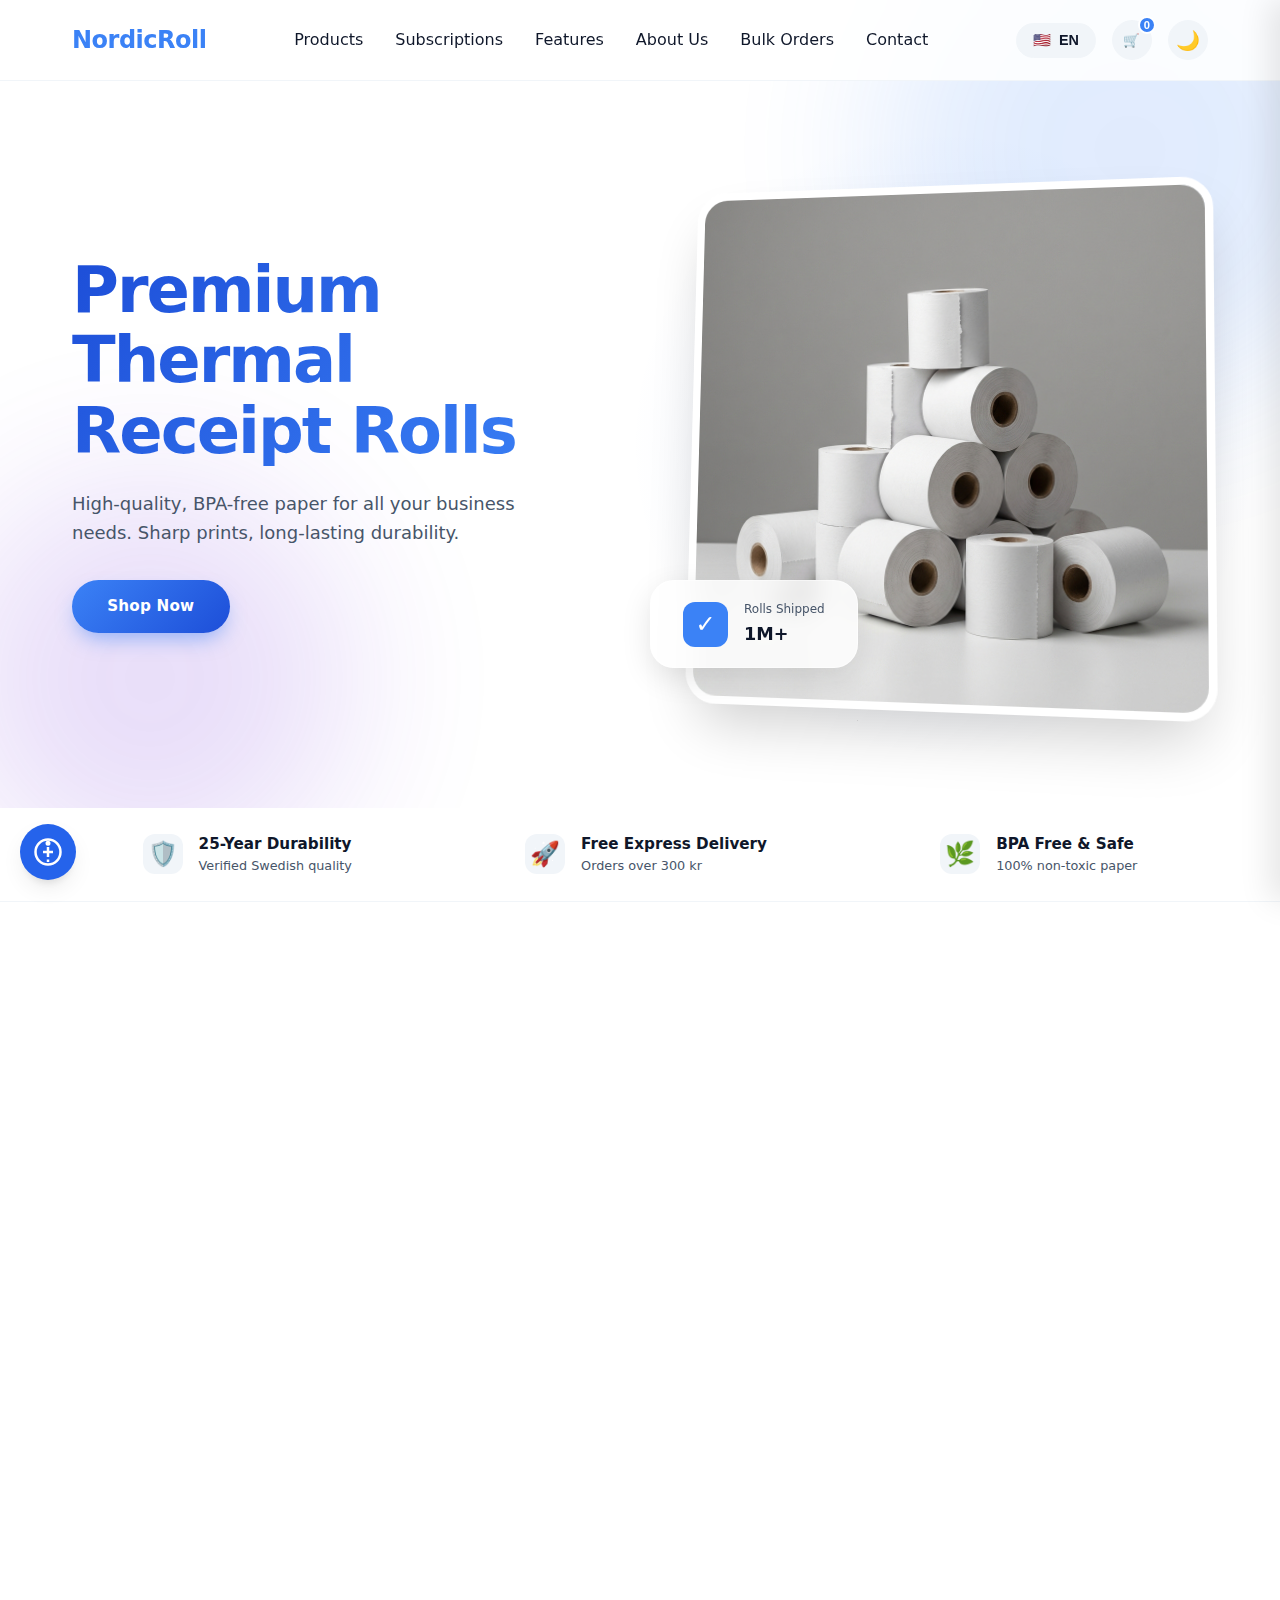
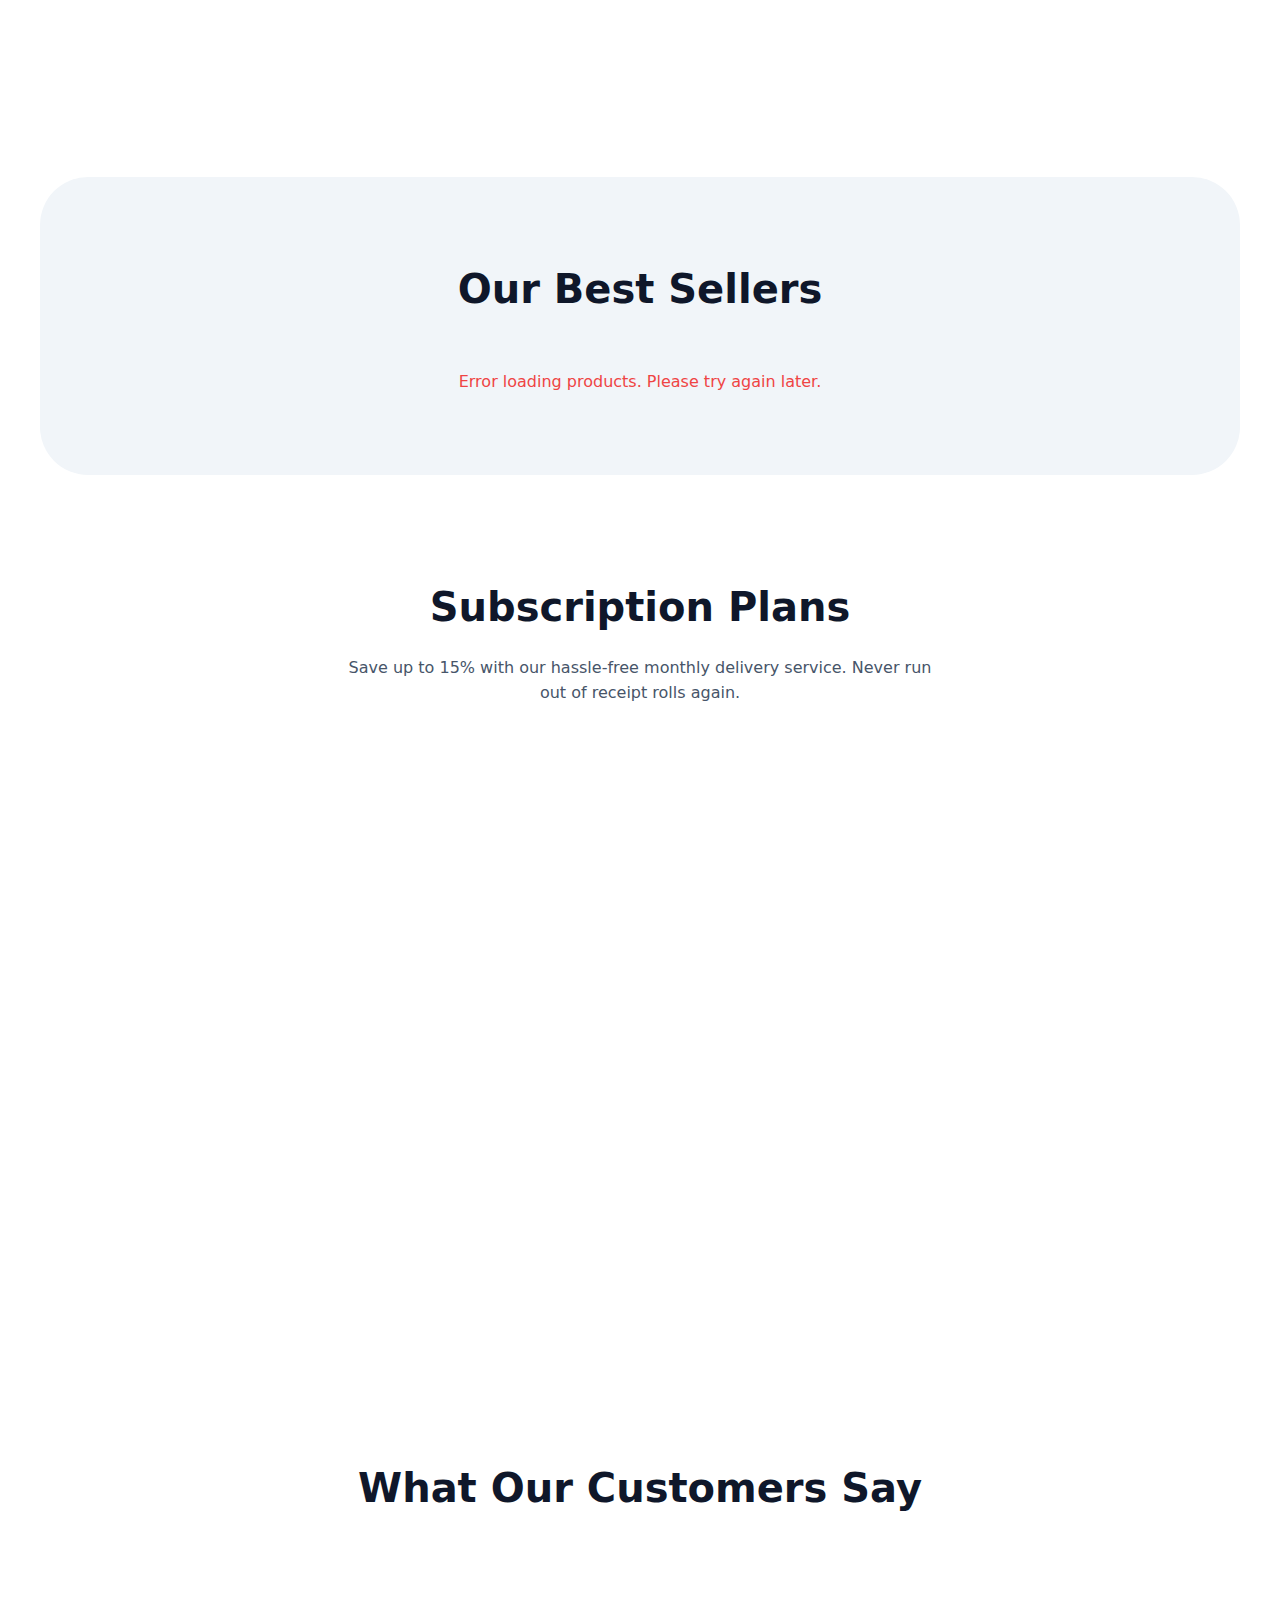
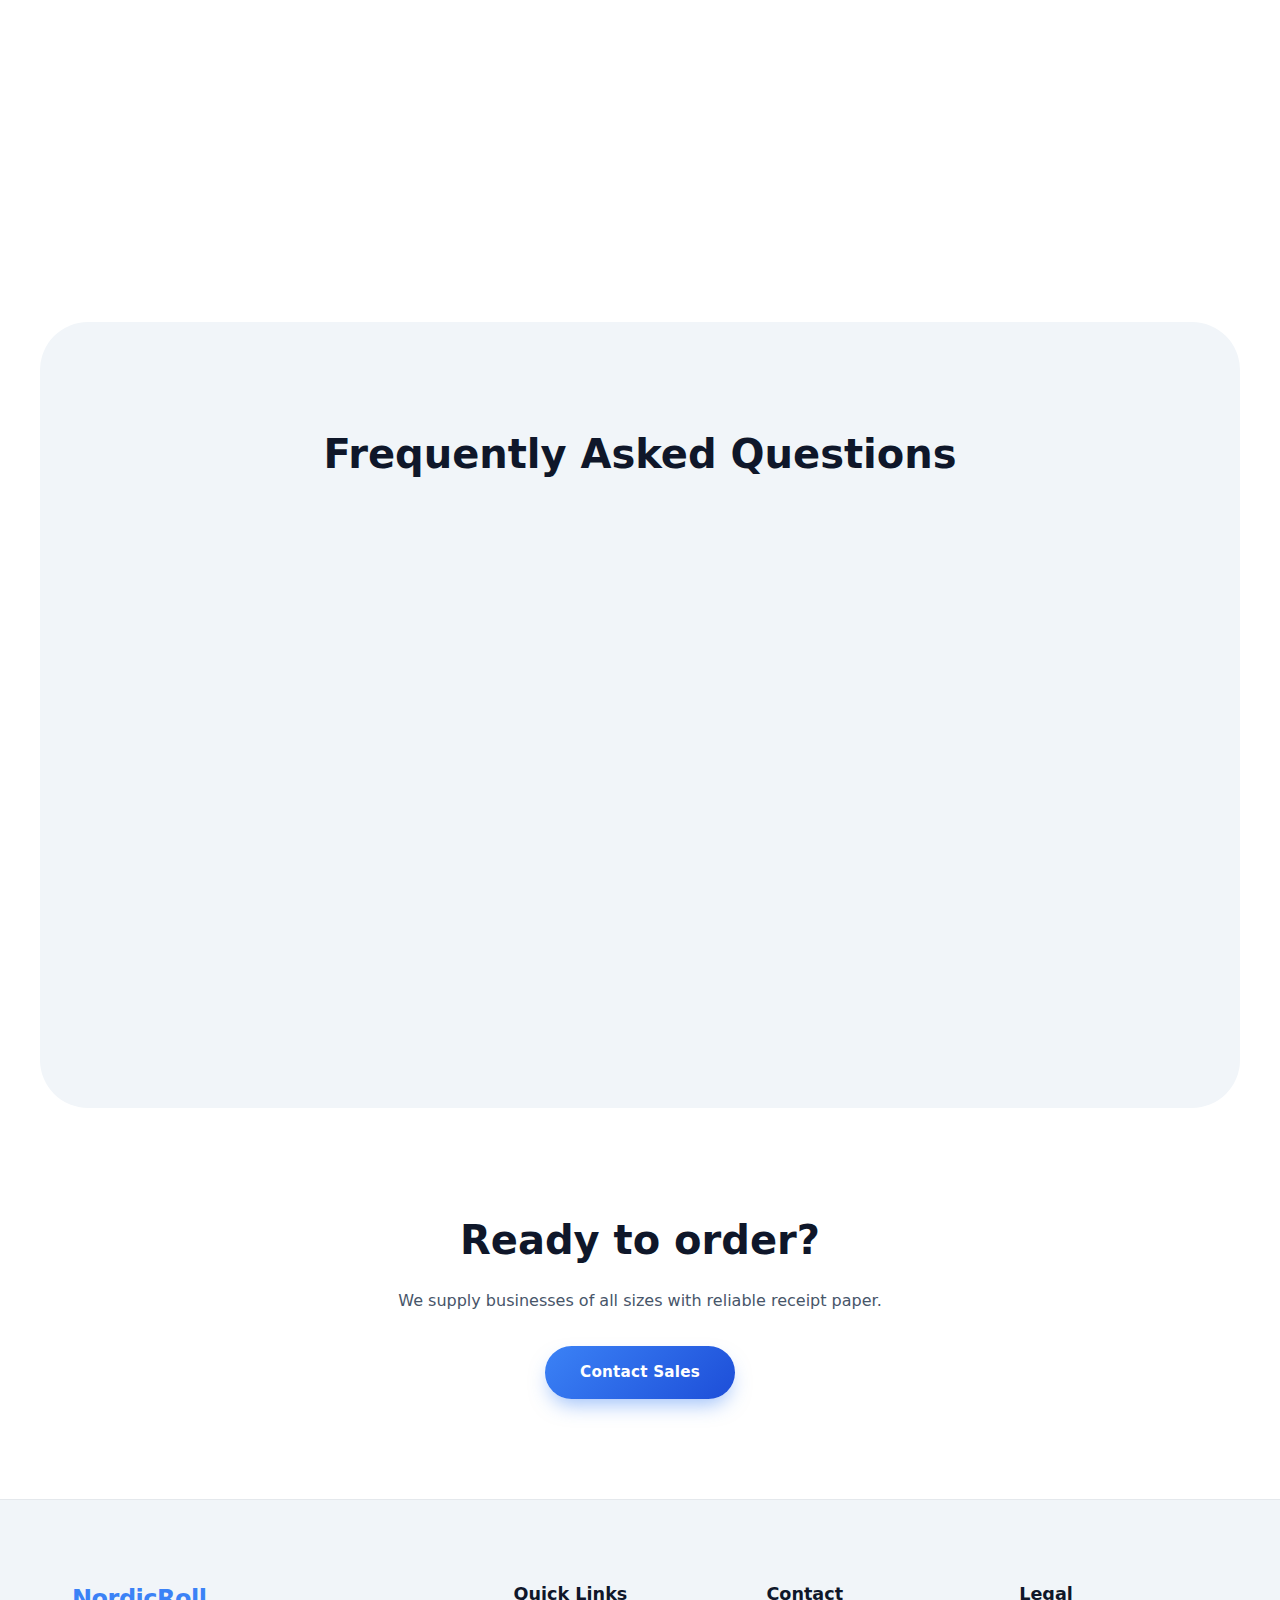
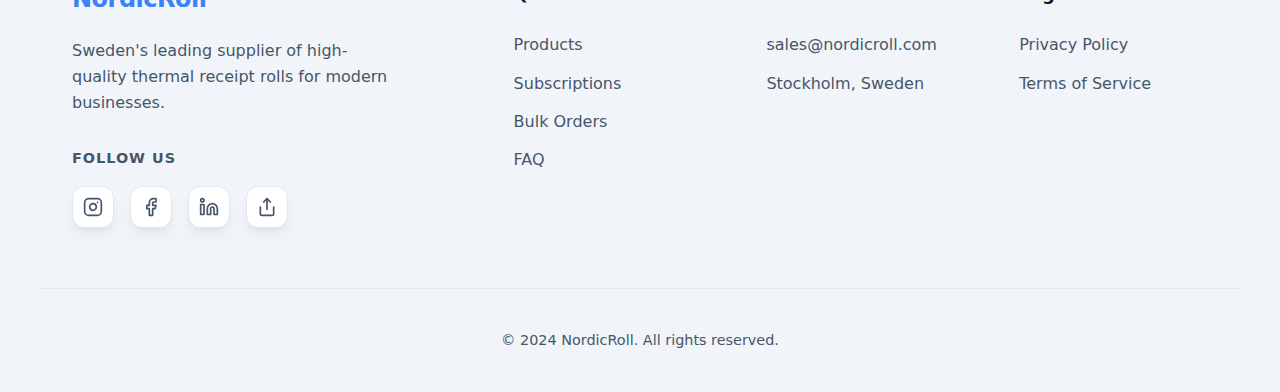
<file: index.html>
<!DOCTYPE html>
<html lang="sv">

<head>
    <meta charset="UTF-8">
    <meta name="viewport" content="width=device-width, initial-scale=1.0">
    <title>NordicRoll - Premium Receipt Rolls</title>
    <meta name="description"
        content="Premium BPA-free thermal receipt rolls for businesses. High-quality paper, fast delivery across Scandinavia, and custom branding options.">
    <link rel="stylesheet" href="css/style.css">
    <link rel="stylesheet" href="css/accessibility.css">
    <link rel="preconnect" href="https://fonts.googleapis.com">
    <link rel="preconnect" href="https://fonts.gstatic.com" crossorigin>
    <link rel="dns-prefetch" href="https://script.google.com">
    <link rel="dns-prefetch" href="https://formspree.io">
    <link href="https://fonts.googleapis.com/css2?family=Inter:wght@300;400;600;800&display=swap" rel="stylesheet">

    <!-- SEO & Social Media -->
    <link rel="canonical" href="https://nordicroll.com/">
    <meta property="og:title" content="NordicRoll - Premium BPA-Free Receipt Rolls">
    <meta property="og:description"
        content="High-quality thermal paper for businesses. Fast delivery and eco-friendly options.">
    <meta property="og:type" content="website">
    <meta property="og:url" content="https://nordicroll.com/">
    <meta property="og:image" content="https://nordicroll.com/assets/receipt_rolls_hero.png">
    <meta name="twitter:card" content="summary_large_image">
    <meta name="author" content="NordicRoll">
    <meta name="keywords" content="kvittorullar, termopapper, BPA-fria, receipt rolls, thermal paper, b2b, sweden">

    <!-- Language Alternates for SEO -->
    <link rel="alternate" hreflang="sv" href="https://nordicroll.com/" />
    <link rel="alternate" hreflang="en" href="https://nordicroll.com/" />
    <link rel="alternate" hreflang="x-default" href="https://nordicroll.com/" />

    <!-- Structured Data (JSON-LD) -->
    <script type="application/ld+json">
    [
      {
        "@context": "https://schema.org",
        "@type": "Organization",
        "name": "NordicRoll",
        "url": "https://nordicroll.com/",
        "logo": "https://nordicroll.com/assets/logo.svg",
        "description": "Sweden's leading supplier of BPA-free thermal receipt rolls.",
        "address": {
          "@type": "PostalAddress",
          "addressLocality": "Stockholm",
          "addressCountry": "SE"
        }
      },
      {
        "@context": "https://schema.org",
        "@type": "Product",
        "name": "80x80mm Standard POS Receipt Rolls",
        "image": "https://nordicroll.com/assets/receipt_rolls_hero.png",
        "description": "Premium BPA-free thermal paper rolls for standard POS systems.",
        "offers": {
          "@type": "Offer",
          "price": "249",
          "priceCurrency": "SEK",
          "availability": "https://schema.org/InStock"
        }
      },
      {
        "@context": "https://schema.org",
        "@type": "FAQPage",
        "mainEntity": [{
          "@type": "Question",
          "name": "Are your rolls BPA-free?",
          "acceptedAnswer": {
            "@type": "Answer",
            "text": "Yes, all our thermal paper rolls are 100% BPA-free and safe for use."
          }
        }, {
          "@type": "Question",
          "name": "How fast is the shipping?",
          "acceptedAnswer": {
            "@type": "Answer",
            "text": "We offer express delivery within 1-2 business days across Sweden."
          }
        }]
      }
    ]
    </script>

    <!-- Hardened Security Headers (Meta-based) -->
    <meta http-equiv="X-Frame-Options" content="DENY">
    <meta http-equiv="X-Content-Type-Options" content="nosniff">
    <meta name="referrer" content="strict-origin-when-cross-origin">
    <meta http-equiv="Content-Security-Policy"
        content="default-src 'self'; script-src 'self' 'unsafe-inline' https://script.google.com https://formspree.io; style-src 'self' 'unsafe-inline' https://fonts.googleapis.com; font-src 'self' https://fonts.gstatic.com; img-src 'self' data: https://nordicroll.com; connect-src 'self' https://formspree.io https://script.google.com https://script.googleusercontent.com; frame-ancestors 'none'; upgrade-insecure-requests;">
    <meta http-equiv="Permissions-Policy" content="camera=(), microphone=(), geolocation=()">
    <script src="js/translations.js"></script>
    <script src="js/components.js"></script>
    <script src="js/accessibility.js"></script>
    <script src="https://cdnjs.cloudflare.com/ajax/libs/jspdf/2.5.1/jspdf.umd.min.js"></script>
</head>

<body>
    <a href="#main-content" class="skip-link">Skip to main content</a>
    <header id="header-placeholder" class="header"></header>

    <main id="main-content">
        <section class="hero">
            <div class="hero-bg-blobs">
                <div class="blob blob-1"></div>
                <div class="blob blob-2"></div>
            </div>
            <div class="container hero-content">
                <div class="hero-text">
                    <h1 data-i18n="hero_title">Premium Thermal Receipt Rolls</h1>
                    <p data-i18n="hero_subtitle">High-quality, BPA-free paper for all your business needs. Sharp prints,
                        long-lasting durability.</p>
                    <a href="#products" class="btn btn-primary" data-i18n="hero_cta">Shop Now</a>
                </div>
                <div class="hero-image-container">
                    <div class="hero-glow"></div>
                    <img src="assets/receipt_rolls_hero.png" alt="NordicRoll Premium Receipt Rolls" class="hero-img"
                        fetchpriority="high" decoding="async">
                    <div class="floating-badge">
                        <div class="badge-icon">✓</div>
                        <div class="badge-text">
                            <span data-i18n="about_stat_rolls">Rolls Delivered</span>
                            <strong>1M+</strong>
                        </div>
                    </div>
                </div>
            </div>
        </section>

        <!-- Premium Trust & Reliability Bar -->
        <section class="trust-bar">
            <div class="container trust-grid">
                <div class="trust-item">
                    <span class="trust-icon">🛡️</span>
                    <div class="trust-text">
                        <strong data-i18n="trust_durability">25-Year Durability</strong>
                        <span data-i18n="trust_guarantee">Verified Swedish quality</span>
                    </div>
                </div>
                <div class="trust-item">
                    <span class="trust-icon">🚀</span>
                    <div class="trust-text">
                        <strong data-i18n="trust_shipping">Free Express Delivery</strong>
                        <span data-i18n="trust_min">Orders over 1000 kr</span>
                    </div>
                </div>
                <div class="trust-item">
                    <span class="trust-icon">🌿</span>
                    <div class="trust-text">
                        <strong data-i18n="trust_safety">BPA Free & Safe</strong>
                        <span data-i18n="trust_toxic">100% non-toxic paper</span>
                    </div>
                </div>
            </div>
        </section>

        <section id="features" class="features container bento-grid">
            <div class="feature-card bento-item-large">
                <div class="feature-icon">
                    <svg viewBox="0 0 24 24" width="32" height="32" stroke="currentColor" stroke-width="2" fill="none"
                        stroke-linecap="round" stroke-linejoin="round">
                        <path d="M12 22s8-4 8-10V5l-8-3-8 3v7c0 6 8 10 8 10z"></path>
                    </svg>
                </div>
                <h3 data-i18n="feat1_title">BPA Free</h3>
                <p data-i18n="feat1_desc">Safe for your customers and employees. 100% BPA free thermal paper for
                    eco-conscious businesses.</p>
            </div>
            <div class="feature-card">
                <div class="feature-icon">
                    <svg viewBox="0 0 24 24" width="32" height="32" stroke="currentColor" stroke-width="2" fill="none"
                        stroke-linecap="round" stroke-linejoin="round">
                        <polyline points="21 8 21 21 3 21 3 8"></polyline>
                        <rect x="1" y="3" width="22" height="5"></rect>
                        <line x1="10" y1="12" x2="14" y2="12"></line>
                    </svg>
                </div>
                <h3 data-i18n="feat3_title">Standard Sizes</h3>
                <p data-i18n="feat3_desc">Universal compatibility.</p>
            </div>
            <div class="feature-card">
                <div class="feature-icon">
                    <svg viewBox="0 0 24 24" width="32" height="32" stroke="currentColor" stroke-width="2" fill="none"
                        stroke-linecap="round" stroke-linejoin="round">
                        <path d="M13 2L3 14h9l-1 8 10-12h-9l1-8z"></path>
                    </svg>
                </div>
                <h3 data-i18n="feat2_title">High Clarity</h3>
                <p data-i18n="feat2_desc">Crystal clear printing properties.</p>
            </div>
            <div class="feature-card bento-item-wide">
                <div class="feature-icon">
                    <svg viewBox="0 0 24 24" width="32" height="32" stroke="currentColor" stroke-width="2" fill="none"
                        stroke-linecap="round" stroke-linejoin="round">
                        <rect x="1" y="3" width="15" height="13"></rect>
                        <polygon points="16 8 20 8 23 11 23 16 16 16 16 8"></polygon>
                        <circle cx="5.5" cy="18.5" r="2.5"></circle>
                        <circle cx="18.5" cy="18.5" r="2.5"></circle>
                    </svg>
                </div>
                <h3 data-i18n="feat4_title">Fast Delivery</h3>
                <p data-i18n="feat4_desc">Get your rolls within 24-48 hours with our express logistics network.</p>
            </div>
        </section>

        <section id="products" class="products container">
            <h2 class="section-title" data-i18n="products_title">Our Best Sellers</h2>
            <div id="dynamic-product-grid" class="product-grid">
                <div class="loading-container">
                    <div class="loading-spinner"></div>
                    <p data-i18n="loading_products">Loading our latest inventory...</p>
                </div>
            </div>
        </section>

        <section id="subscriptions" class="subscriptions container">
            <div class="subscription-header">
                <h2 data-i18n="sub_title">Subscription Plans</h2>
                <p data-i18n="sub_desc">Save up to 15% with our hassle-free monthly delivery service. Never run out of
                    receipt rolls again.</p>
            </div>
            <div class="subscription-grid">
                <div class="subscription-card">
                    <div class="sub-badge" data-i18n="most_popular">Most Popular</div>
                    <h3 data-i18n="sub1_name">Monthly Refill</h3>
                    <p class="sub-price"><span data-i18n="starting_from">Starting from</span> 500 kr<span
                            data-i18n="per_month">/month</span></p>
                    <ul class="sub-features">
                        <li data-i18n="sub1_feat1">Customizable paper & sizes</li>
                        <li data-i18n="sub1_feat2">Free express shipping</li>
                        <li data-i18n="sub1_feat3">Priority Support</li>
                        <li data-i18n="sub1_feat4">Cancel anytime</li>
                    </ul>
                    <a href="subscription.html" class="btn btn-primary" data-i18n="subscribe">Subscribe Now</a>
                </div>
                <div class="subscription-card">
                    <h3 data-i18n="sub2_name">Enterprise Plan</h3>
                    <p class="sub-price"><span data-i18n="custom">Custom</span><span data-i18n="per_month">/month</span>
                    </p>
                    <ul class="sub-features">
                        <li data-i18n="sub2_feat1">Bulk quantities</li>
                        <li data-i18n="sub2_feat2">Custom brand printing</li>
                        <li data-i18n="sub2_feat3">Dedicated account manager</li>
                        <li data-i18n="sub2_feat4">Flexible scheduling</li>
                    </ul>
                    <button class="btn btn-secondary" data-i18n="contact_sales_btn">Contact Sales</button>
                </div>
            </div>
        </section>

        <section id="testimonials" class="testimonials container">
            <h2 data-i18n="testi_title">What Our Customers Say</h2>
            <div class="testimonials-grid">
                <div class="testimonial-card">
                    <div class="stars">★★★★★</div>
                    <p data-i18n="testi1_text">"Best quality rolls we've ever used. The print is always sharp and they
                        never jam."</p>
                    <div class="client-info">
                        <strong>Erik J.</strong>
                        <span data-i18n="testi1_sub">Restaurant Owner</span>
                    </div>
                </div>
                <div class="testimonial-card">
                    <div class="stars">★★★★★</div>
                    <p data-i18n="testi2_text">"The subscription service is a lifesaver. One less thing to worry about
                        every month."</p>
                    <div class="client-info">
                        <strong>Sarah W.</strong>
                        <span data-i18n="testi2_sub">Shop Manager</span>
                    </div>
                </div>
            </div>
        </section>

        <section id="faq" class="faq container">
            <h2 data-i18n="faq_title">Frequently Asked Questions</h2>
            <div class="faq-grid">
                <div class="faq-item">
                    <h3 data-i18n="faq1_q">Are your rolls BPA-free?</h3>
                    <p data-i18n="faq1_a">Yes, all our thermal paper rolls are 100% BPA-free and safe for use.</p>
                </div>
                <div class="faq-item">
                    <h3 data-i18n="faq2_q">How fast is the shipping?</h3>
                    <p data-i18n="faq2_a">We offer express delivery within 1-2 business days across Sweden.</p>
                </div>
                <div class="faq-item">
                    <h3 data-i18n="faq3_q">Can I cancel my subscription?</h3>
                    <p data-i18n="faq3_a">Absolutely! You can cancel or pause your subscription at any time through your
                        account.</p>
                </div>
            </div>
        </section>

        <section id="contact" class="cta-section">
            <div class="container">
                <h2 data-i18n="contact_title">Ready to order?</h2>
                <p data-i18n="contact_desc">We supply businesses of all sizes with reliable receipt paper.</p>
                <a href="mailto:sales@kvittorullar.com" class="btn btn-primary" data-i18n="contact_sales_btn">Contact
                    Sales</a>
            </div>
        </section>
    </main>

    <footer id="footer-placeholder" class="footer"></footer>

    <div id="cart-placeholder"></div>
    <div id="contact-modal-placeholder"></div>

    <script src="js/script.js"></script>
    <script src="js/inventory.js"></script>
</body>

</html>
</file>
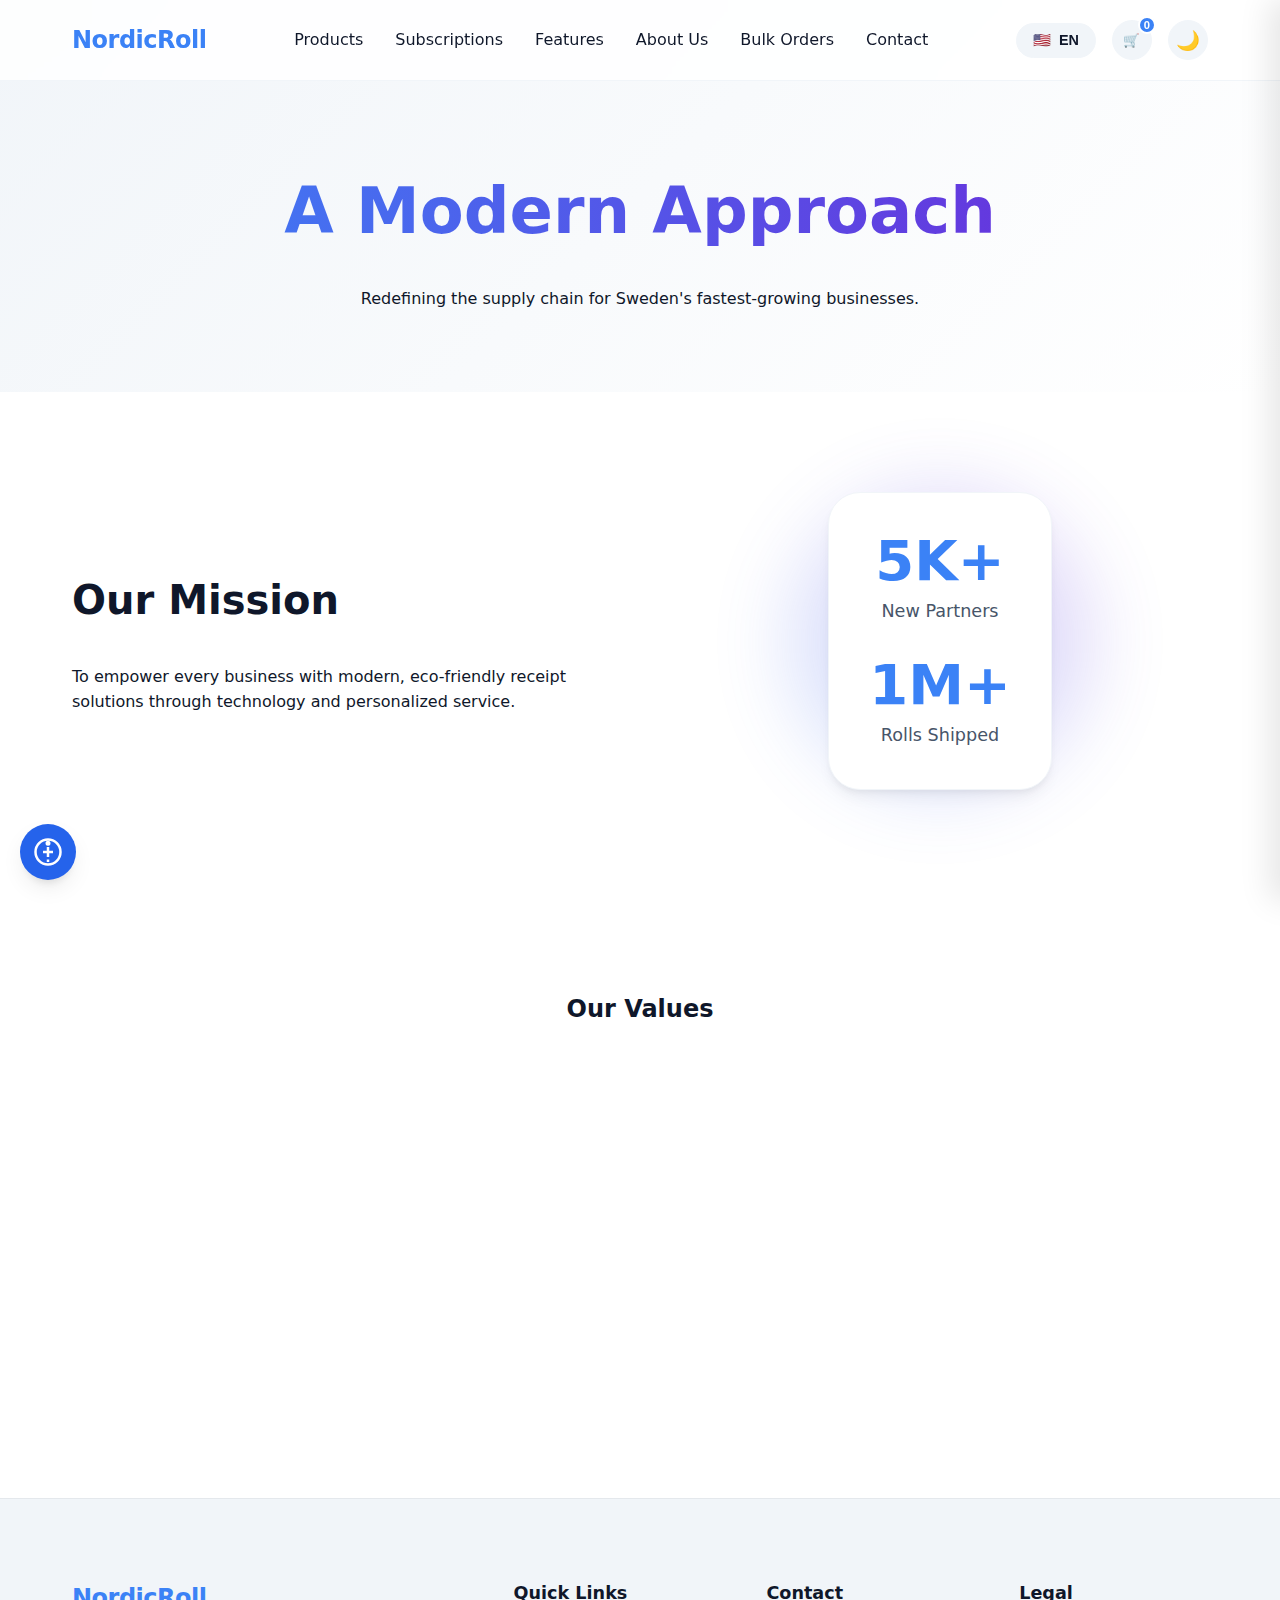
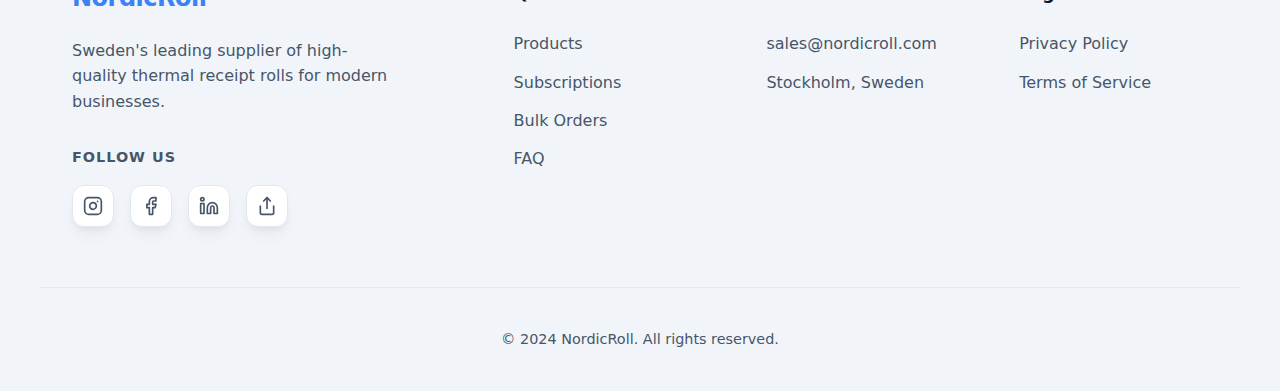
<file: about.html>
<!DOCTYPE html>
<html lang="sv">

<head>
    <meta charset="UTF-8">
    <meta name="viewport" content="width=device-width, initial-scale=1.0">
    <title>Om Oss - NordicRoll</title>
    <meta name="description"
        content="Läs mer om NordicRoll, Sveriges ledande leverantör av BPA-fria kvittorullar. Vi levererar hållbara papperslösningar för alla företag.">
    <link rel="stylesheet" href="css/style.css">
    <link rel="stylesheet" href="css/accessibility.css">
    <link rel="preconnect" href="https://fonts.googleapis.com">
    <link rel="preconnect" href="https://fonts.gstatic.com" crossorigin>
    <link href="https://fonts.googleapis.com/css2?family=Inter:wght@300;400;600;800&display=swap" rel="stylesheet">

    <!-- SEO & Social Media -->
    <link rel="canonical" href="https://nordicroll.com/about.html">
    <meta property="og:title" content="Om NordicRoll - Kvalitet & Hållbarhet">
    <meta property="og:description" content="Sveriges främsta val för miljövänliga och BPA-fria termorullar.">
    <meta property="og:type" content="website">
    <meta property="og:url" content="https://nordicroll.com/about.html">
    <meta property="og:image" content="https://nordicroll.com/assets/receipt_rolls_hero.png">
    <meta name="twitter:card" content="summary_large_image">

    <!-- Language Alternates for SEO -->
    <link rel="alternate" hreflang="sv" href="https://nordicroll.com/about.html" />
    <link rel="alternate" hreflang="en" href="https://nordicroll.com/about.html" />
    <link rel="alternate" hreflang="x-default" href="https://nordicroll.com/about.html" />

    <!-- Hardened Security Headers (Meta-based) -->
    <meta http-equiv="X-Frame-Options" content="DENY">
    <meta http-equiv="X-Content-Type-Options" content="nosniff">
    <meta name="referrer" content="strict-origin-when-cross-origin">
    <meta http-equiv="Content-Security-Policy"
        content="default-src 'self'; script-src 'self' 'unsafe-inline' https://script.google.com; style-src 'self' 'unsafe-inline' https://fonts.googleapis.com; font-src 'self' https://fonts.gstatic.com; img-src 'self' data: https://nordicroll.com; connect-src 'self' https://formspree.io https://script.google.com https://script.googleusercontent.com; frame-ancestors 'none'; upgrade-insecure-requests;">
    <meta http-equiv="Permissions-Policy" content="camera=(), microphone=(), geolocation=()">
    <script src="js/translations.js"></script>
    <script src="js/components.js"></script>
    <script src="js/accessibility.js"></script>
</head>

<body>
    <a href="#main-content" class="skip-link">Skip to main content</a>
    <header id="header-placeholder" class="header"></header>

    <main id="main-content">
        <!-- About Hero -->
        <section class="about-hero">
            <div class="container">
                <h1 data-i18n="about_hero_title">Our Story</h1>
                <p class="subtitle" data-i18n="about_hero_subtitle">Crafting the standard for business efficiency since
                    2018.</p>
            </div>
        </section>

        <!-- Mission & Stats -->
        <section class="about-mission">
            <div class="container">
                <div class="mission-content">
                    <div class="mission-text">
                        <h2 data-i18n="about_mission_title">Our Mission</h2>
                        <p data-i18n="about_mission_desc">To provide every business, from small cafes to large
                            enterprises,
                            with the highest quality thermal paper solutions while maintaining environmental
                            responsibility.
                        </p>
                    </div>
                    <div class="mission-visual">
                        <div class="blob-animation"></div>
                        <div class="stats-card">
                            <div class="stat-group">
                                <span class="stat-number">5K+</span>
                                <p data-i18n="about_stat_clients">Trusted Clients</p>
                            </div>
                            <div class="stat-group">
                                <span class="stat-number">1M+</span>
                                <p data-i18n="about_stat_rolls">Rolls Delivered</p>
                            </div>
                        </div>
                    </div>
                </div>
            </div>
        </section>

        <!-- Values Grid -->
        <section class="values">
            <div class="container">
                <h2 class="section-title" data-i18n="about_values_title"
                    style="text-align: center; margin-bottom: 3rem;">Our Values</h2>
                <div class="values-grid">
                    <div class="value-card">
                        <div class="value-icon">🏆</div>
                        <h3 data-i18n="val1_title">Quality First</h3>
                        <p data-i18n="val1_desc">We never compromise on the clarity and durability of our paper.</p>
                    </div>
                    <div class="value-card">
                        <div class="value-icon">🌿</div>
                        <h3 data-i18n="val2_title">Sustainability</h3>
                        <p data-i18n="val2_desc">100% BPA-free and sourcing from responsibly managed forests.</p>
                    </div>
                    <div class="value-card">
                        <div class="value-icon">💡</div>
                        <h3 data-i18n="val3_title">Innovation</h3>
                        <p data-i18n="val3_desc">Continuously improving our logistics and subscription models.</p>
                    </div>
                </div>
            </div>
        </section>
    </main>

    <footer id="footer-placeholder" class="footer"></footer>

    <div id="cart-placeholder"></div>
    <div id="contact-modal-placeholder"></div>

    <script src="js/script.js"></script>
</body>

</html>
</file>
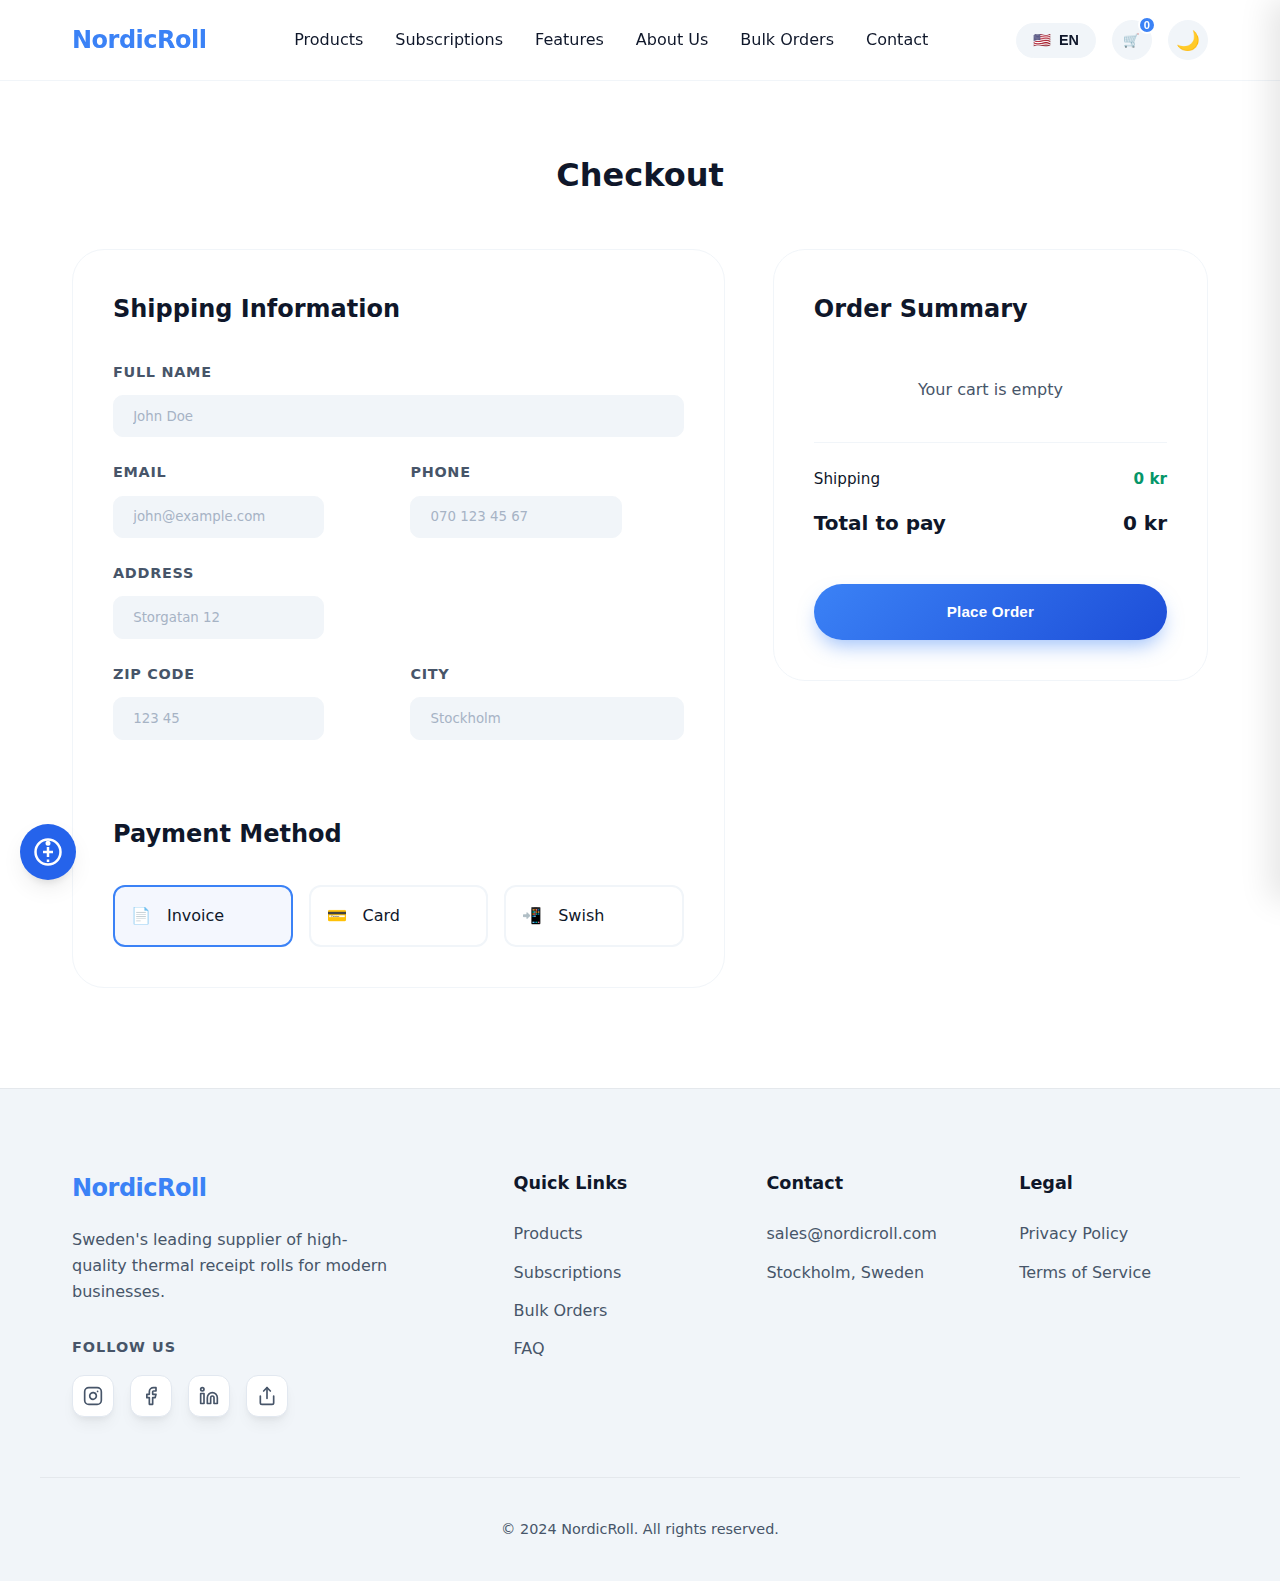
<file: checkout.html>
<!DOCTYPE html>
<html lang="en">

<head>
    <meta charset="UTF-8">
    <meta name="viewport" content="width=device-width, initial-scale=1.0">
    <title>Checkout - NordicRoll</title>
    <meta name="description"
        content="Complete your order for premium receipt rolls. Secure checkout and fast delivery.">
    <link rel="stylesheet" href="css/style.css">
    <link rel="stylesheet" href="css/accessibility.css">
    <link rel="preconnect" href="https://fonts.googleapis.com">
    <link rel="preconnect" href="https://fonts.gstatic.com" crossorigin>
    <link href="https://fonts.googleapis.com/css2?family=Inter:wght@300;400;600;800&display=swap" rel="stylesheet">

    <!-- SEO & Social Media -->
    <link rel="canonical" href="https://nordicroll.com/checkout.html">
    <meta property="og:title" content="Checkout - NordicRoll">
    <meta property="og:description" content="Securely complete your order for premium BPA-free receipt rolls.">
    <meta property="og:type" content="website">
    <meta property="og:image" content="https://nordicroll.com/assets/receipt_rolls_hero.png">
    <meta name="twitter:card" content="summary_large_image">

    <!-- Hardened Security Headers (Meta-based) -->
    <meta http-equiv="X-Frame-Options" content="DENY">
    <meta http-equiv="X-Content-Type-Options" content="nosniff">
    <meta name="referrer" content="strict-origin-when-cross-origin">
    <meta http-equiv="Content-Security-Policy"
        content="default-src 'self'; script-src 'self' 'unsafe-inline' https://script.google.com https://formspree.io; style-src 'self' 'unsafe-inline' https://fonts.googleapis.com; font-src 'self' https://fonts.gstatic.com; img-src 'self' data: https://nordicroll.com; connect-src 'self' https://formspree.io https://api.zippopotam.us https://script.google.com https://script.googleusercontent.com; frame-ancestors 'none'; upgrade-insecure-requests;">
    <meta http-equiv="Permissions-Policy" content="camera=(), microphone=(), geolocation=()">
    <script src="js/translations.js"></script>
    <script src="js/components.js"></script>
    <script src="js/accessibility.js"></script>
</head>

<body class="checkout-page">
    <a href="#main-content" class="skip-link">Skip to main content</a>
    <header id="header-placeholder" class="header"></header>

    <main id="main-content" class="container" style="padding-top: 150px; padding-bottom: 100px;">
        <h1 data-i18n="checkout_title" style="margin-bottom: 3rem; text-align: center;">Checkout</h1>

        <div class="checkout-grid">
            <!-- Left Side: Shipping Form -->
            <section class="checkout-form-section">
                <div class="checkout-card">
                    <h2 data-i18n="shipping_info">Shipping Information</h2>
                    <form id="checkout-form" class="checkout-form">
                        <!-- Security: Honeypot field for bot protection -->
                        <input type="text" name="bot_field" style="display:none !important" tabindex="-1"
                            autocomplete="off">
                        <div class="form-row">
                            <div class="form-group">
                                <label for="checkout-name" data-i18n="full_name">Full Name</label>
                                <input type="text" id="checkout-name" name="name" required placeholder="John Doe">
                            </div>
                        </div>
                        <div class="form-row">
                            <div class="form-group">
                                <label for="checkout-email" data-i18n="email">Email</label>
                                <div style="position: relative;">
                                    <input type="email" id="checkout-email" name="email" required
                                        placeholder="john@example.com">
                                    <span id="email-status"
                                        style="position: absolute; right: 10px; top: 50%; transform: translateY(-50%); font-size: 1.2rem;"></span>
                                </div>
                            </div>
                            <div class="form-group">
                                <label for="checkout-phone" data-i18n="phone">Phone</label>
                                <div style="position: relative;">
                                    <input type="tel" id="checkout-phone" name="phone" required
                                        placeholder="070 123 45 67">
                                    <span id="phone-status"
                                        style="position: absolute; right: 10px; top: 50%; transform: translateY(-50%); font-size: 1.2rem;"></span>
                                </div>
                            </div>
                        </div>
                        <div class="form-row">
                            <div class="form-group">
                                <label for="checkout-address" data-i18n="address">Address</label>
                                <div style="position: relative;">
                                    <input type="text" id="checkout-address" name="address" required
                                        placeholder="Storgatan 12">
                                    <span id="address-status"
                                        style="position: absolute; right: 10px; top: 50%; transform: translateY(-50%); font-size: 1.2rem;"></span>
                                </div>
                            </div>
                        </div>
                        <div class="form-row">
                            <div class="form-group">
                                <label for="checkout-zip" data-i18n="zip_code">Zip Code</label>
                                <div style="position: relative;">
                                    <input type="text" id="checkout-zip" name="zip" required placeholder="123 45">
                                    <span id="zip-status"
                                        style="position: absolute; right: 10px; top: 50%; transform: translateY(-50%); font-size: 1.2rem;"></span>
                                </div>
                                <small id="zip-msg"
                                    style="display: block; margin-top: 0.4rem; font-size: 0.8rem; min-height: 1em;"></small>
                            </div>
                            <div class="form-group">
                                <label for="checkout-city" data-i18n="city">City</label>
                                <input type="text" id="checkout-city" name="city" required placeholder="Stockholm">
                            </div>
                        </div>

                        <h2 data-i18n="payment_method" style="margin-top: 3rem;">Payment Method</h2>
                        <div class="payment-methods">
                            <label class="payment-option active">
                                <input type="radio" name="payment" value="invoice" checked>
                                <div class="option-content">
                                    <span class="icon">📄</span>
                                    <span data-i18n="pay_invoice">Invoice</span>
                                </div>
                            </label>
                            <label class="payment-option">
                                <input type="radio" name="payment" value="card">
                                <div class="option-content">
                                    <span class="icon">💳</span>
                                    <span data-i18n="pay_card">Card</span>
                                </div>
                            </label>
                            <label class="payment-option swish-option">
                                <input type="radio" name="payment" value="swish">
                                <div class="option-content">
                                    <span class="icon">📲</span>
                                    <span data-i18n="pay_swish">Swish</span>
                                </div>
                            </label>
                        </div>
                    </form>
                </div>
            </section>

            <!-- Right Side: Order Summary -->
            <section class="checkout-summary-section">
                <div class="checkout-card summary-card sticky-summary">
                    <h2 data-i18n="order_summary">Order Summary</h2>
                    <div id="checkout-items" class="checkout-items-list">
                        <!-- Items injected by JS -->
                    </div>

                    <div class="summary-divider"></div>

                    <div class="summary-line">
                        <span data-i18n="shipping_free">Free Shipping</span>
                        <span style="color: #059669; font-weight: 600;">0 kr</span>
                    </div>
                    <div class="summary-line total">
                        <span data-i18n="total_msg">Total to pay</span>
                        <span id="checkout-total">0 kr</span>
                    </div>

                    <button type="submit" id="submit-order-btn" form="checkout-form" class="btn btn-primary w-full"
                        style="margin-top: 2rem; padding: 1.2rem;" data-i18n="place_order">
                        Place Order
                    </button>
                </div>
            </section>
        </div>
    </main>

    <footer id="footer-placeholder" class="footer"></footer>

    <div id="cart-placeholder"></div>
    <div id="contact-modal-placeholder"></div>

    <!-- Success Modal -->
    <div id="order-success-modal" class="modal">
        <div class="modal-overlay" id="success-overlay"></div>
        <div class="modal-content" style="text-align:center; padding: 4rem 2rem;">
            <div style="font-size: 5rem; margin-bottom: 1rem;">🎉</div>
            <h2 data-i18n="order_success">Order Successful!</h2>
            <p data-i18n="order_success_desc" style="color: var(--text-light); margin-bottom: 1rem;">Thank you for your
                business. We've received your request.</p>
            <div style="background: var(--bg-alt); padding: 1rem; border-radius: 0.8rem; margin-bottom: 2rem;">
                <span data-i18n="order_number">Order Number</span>: <strong id="order-number-display"
                    style="color: var(--primary);">#</strong>
            </div>
            <button id="success-done" class="btn btn-primary" data-i18n="finalize_btn">Finish</button>
        </div>
    </div>

    <script src="js/script.js"></script>
    <script src="js/checkout_logic.js"></script>
    <script src="https://cdnjs.cloudflare.com/ajax/libs/jspdf/2.5.1/jspdf.umd.min.js"></script>
</body>

</html>
</file>
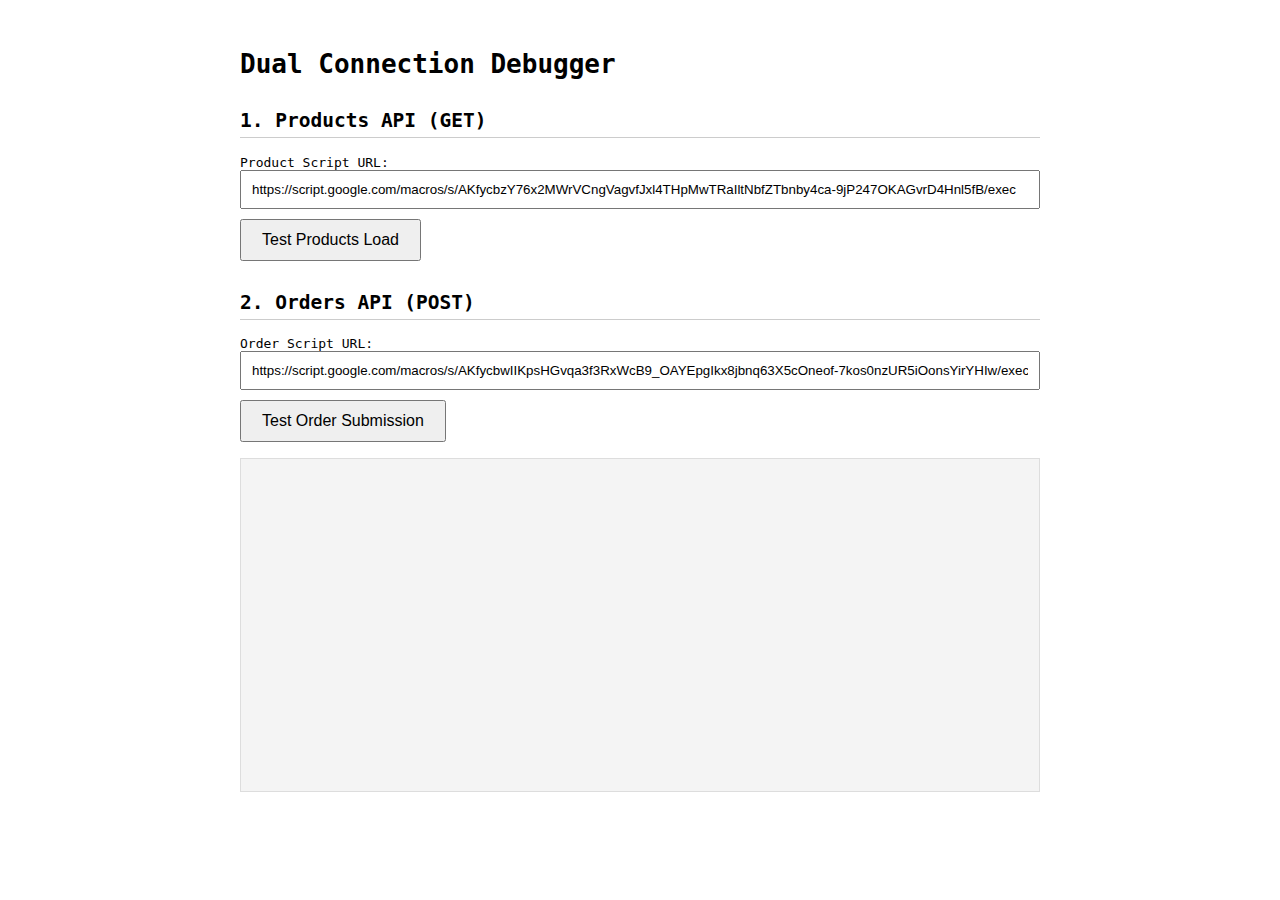
<file: debug_connection.html>
<!DOCTYPE html>
<html lang="en">

<head>
    <meta charset="UTF-8">
    <meta name="viewport" content="width=device-width, initial-scale=1.0">
    <title>Dual Connection Debugger</title>
    <style>
        body {
            font-family: monospace;
            padding: 2rem;
            max-width: 800px;
            margin: 0 auto;
        }

        .log-box {
            background: #f4f4f4;
            padding: 1rem;
            border: 1px solid #ddd;
            height: 300px;
            overflow-y: scroll;
            margin-top: 1rem;
            white-space: pre-wrap;
        }

        .status {
            padding: 10px;
            margin: 10px 0;
            border-radius: 5px;
        }

        .success {
            background: #d1fae5;
            color: #065f46;
        }

        .error {
            background: #fee2e2;
            color: #991b1b;
        }

        button {
            padding: 10px 20px;
            cursor: pointer;
            font-size: 16px;
            margin-right: 10px;
        }

        input {
            padding: 10px;
            width: 100%;
            box-sizing: border-box;
            margin-bottom: 10px;
        }

        h2 {
            border-bottom: 1px solid #ccc;
            padding-bottom: 5px;
            margin-top: 30px;
        }
    </style>
</head>

<body>
    <h1>Dual Connection Debugger</h1>

    <h2>1. Products API (GET)</h2>
    <label>Product Script URL:</label>
    <input type="text" id="productUrl"
        value="https://script.google.com/macros/s/AKfycbzY76x2MWrVCngVagvfJxl4THpMwTRaIltNbfZTbnby4ca-9jP247OKAGvrD4Hnl5fB/exec">
    <button onclick="testProducts()">Test Products Load</button>

    <h2>2. Orders API (POST)</h2>
    <label>Order Script URL:</label>
    <input type="text" id="orderUrl"
        value="https://script.google.com/macros/s/AKfycbwIIKpsHGvqa3f3RxWcB9_OAYEpgIkx8jbnq63X5cOneof-7kos0nzUR5iOonsYirYHIw/exec">
    <button onclick="testOrder()">Test Order Submission</button>

    <div id="statusArea"></div>
    <div class="log-box" id="consoleLog"></div>

    <script>
        function log(msg) {
            const box = document.getElementById('consoleLog');
            const time = new Date().toLocaleTimeString();
            box.innerText += `[${time}] ${msg}\n`;
            box.scrollTop = box.scrollHeight;
            console.log(msg);
        }

        function setStatus(msg, type) {
            const el = document.getElementById('statusArea');
            el.innerHTML = `<div class="status ${type}">${msg}</div>`;
        }

        async function testProducts() {
            const url = document.getElementById('productUrl').value;
            log(`Testing GET request to Products API...`);
            setStatus("Testing Products...", "normal");

            try {
                const response = await fetch(url);
                log(`Response Status: ${response.status}`);

                if (response.ok) {
                    const data = await response.json();

                    if (data.error) {
                        log(`Error from script: ${data.error}`);
                        setStatus("Script Error: " + data.error, "error");
                    } else if (Array.isArray(data)) {
                        log(`Success! Loaded ${data.length} products.`);
                        log(`First item: ${JSON.stringify(data[0])}`);
                        setStatus("Products Loaded Successfully!", "success");
                    } else {
                        log(`Data received but unexpected format: ${JSON.stringify(data).substring(0, 100)}`);
                        setStatus("Format Warning (Check Logs)", "error");
                    }
                } else {
                    log("GET failed.");
                    setStatus("GET Failed (Non-200 status)", "error");
                }
            } catch (e) {
                log(`GET Error: ${e.message}`);
                setStatus("GET Request Failed (Check Network/CORS)", "error");
            }
        }

        async function testOrder() {
            const url = document.getElementById('orderUrl').value;
            log(`Testing POST request to Orders API...`);
            setStatus("Testing Order Submission...", "normal");

            const formData = new FormData();
            formData.append('Order Number', 'DEBUG-DUAL-' + Math.floor(Math.random() * 1000));
            formData.append('Order Details', 'Dual Connection Test');
            formData.append('Total Amount', '100 kr');
            formData.append('Status', 'Debug');
            formData.append('FormSource', 'Debugger v2');
            formData.append('payment', 'TestCard');

            try {
                // Using no-cors because standard fetch to Google Script triggers CORS blocking on POST, 
                // but the request usually succeeds in background.
                await fetch(url, {
                    method: 'POST',
                    body: formData,
                    mode: 'no-cors'
                });

                log("POST request sent (mode: no-cors).");
                log("CHECK YOUR 'Available Orders' SHEET NOW.");
                log("Look for a new tab with the current Month name.");
                setStatus("Order Sent. Check Google Sheet tabs.", "success");

            } catch (e) {
                log(`POST Error: ${e.message}`);
                setStatus("POST Request Failed", "error");
            }
        }
    </script>
</body>

</html>
</file>
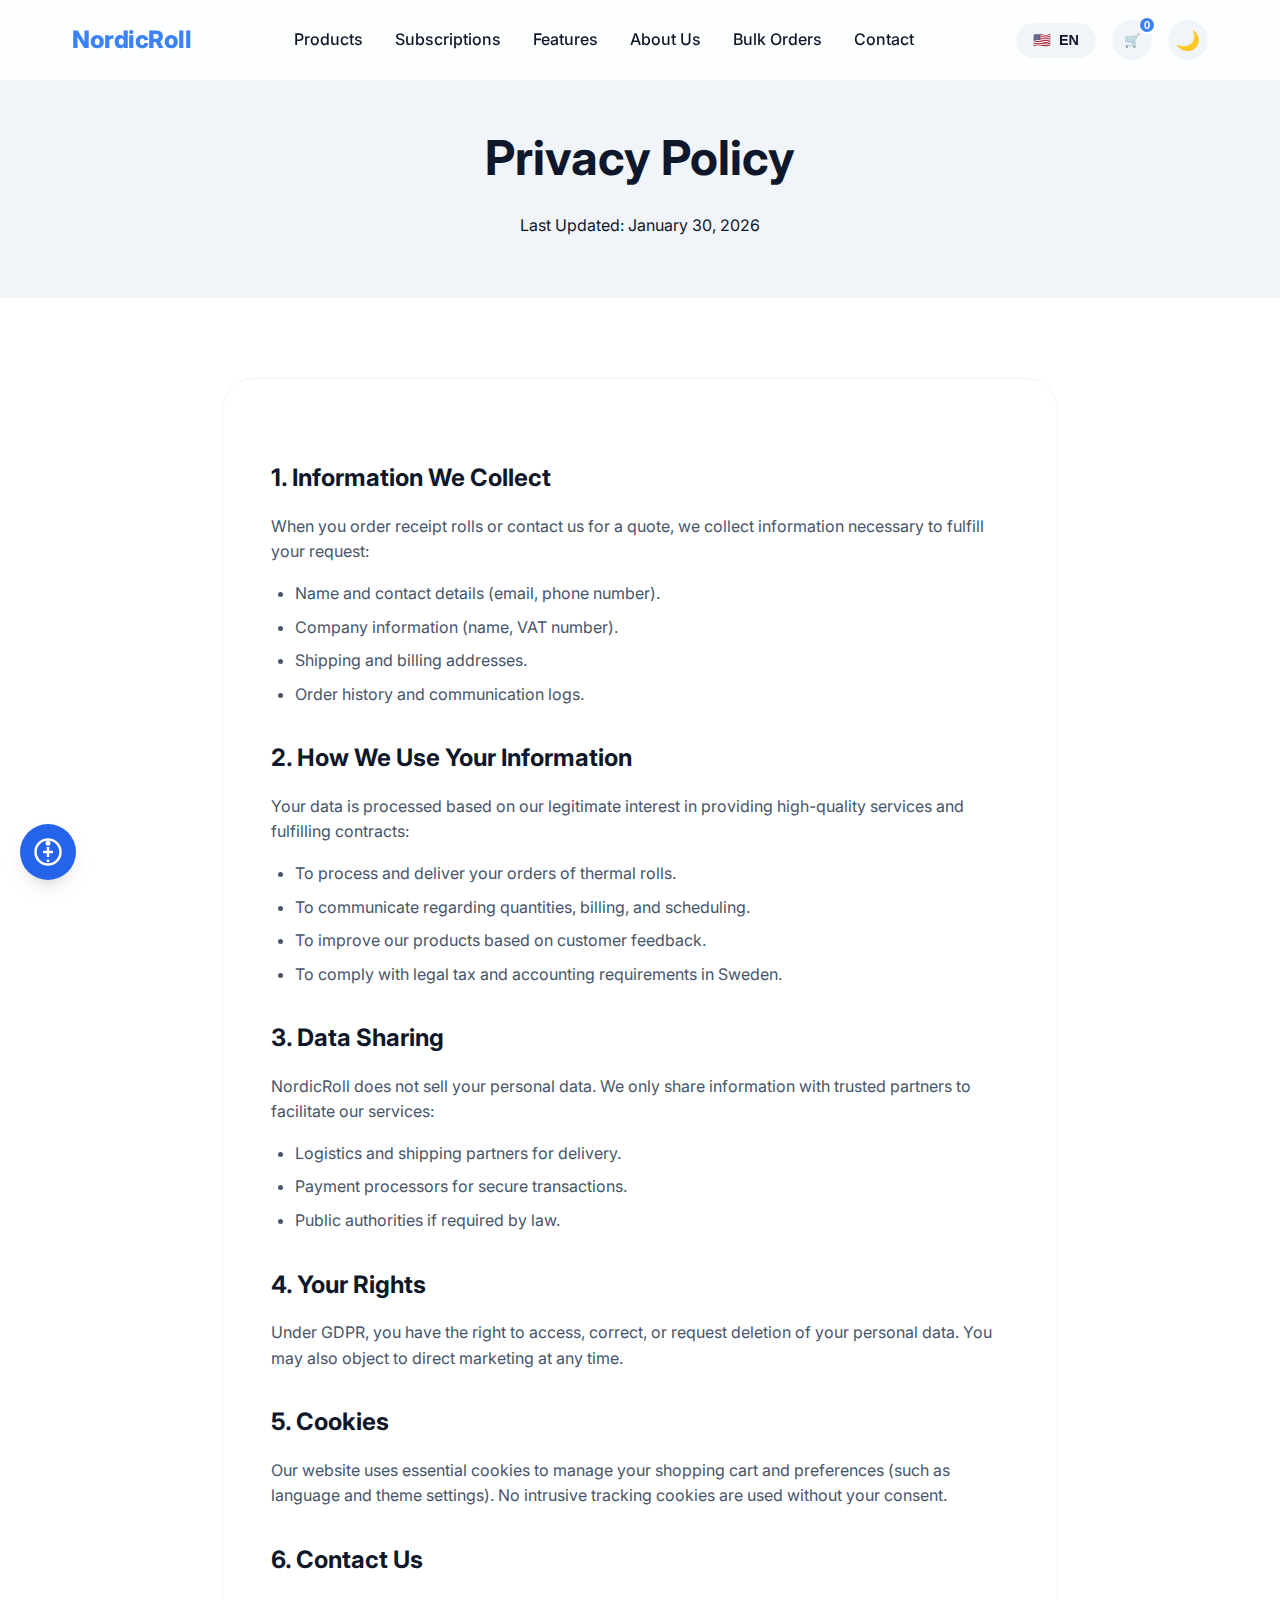
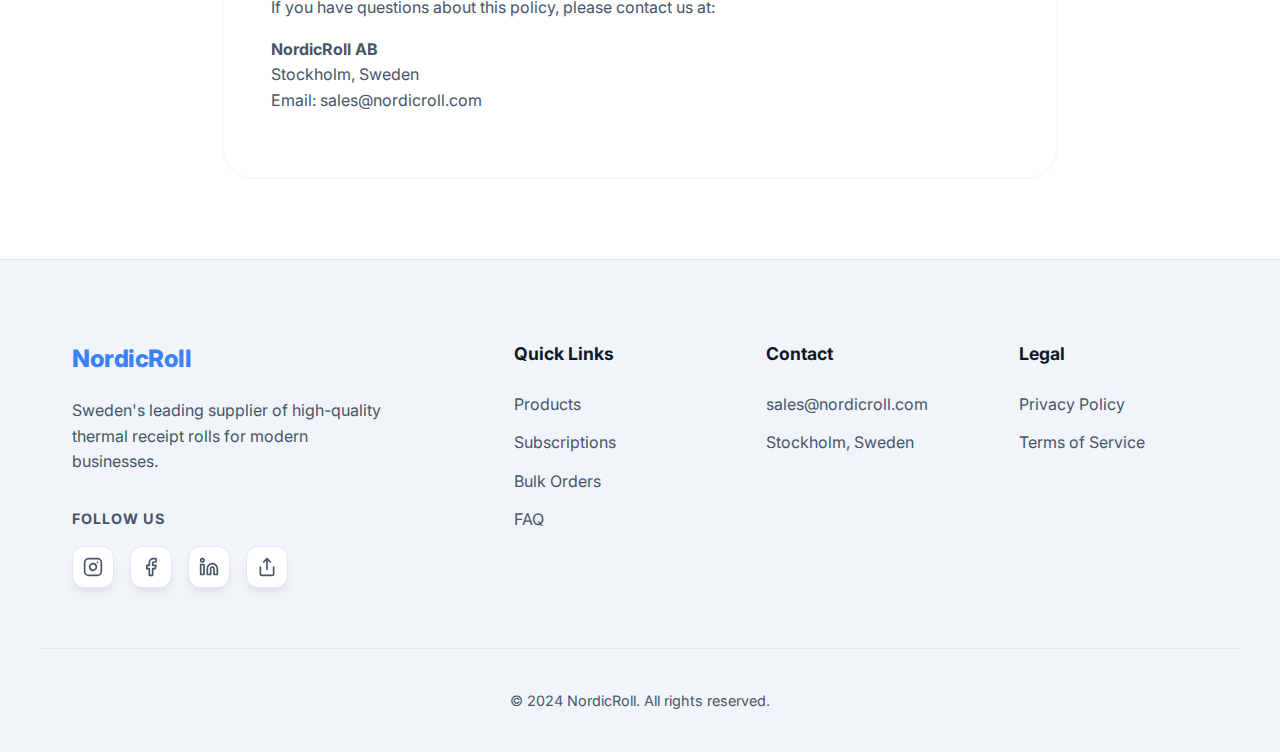
<file: privacy.html>
<!DOCTYPE html>
<html lang="en">

<head>
    <meta charset="UTF-8">
    <meta name="viewport" content="width=device-width, initial-scale=1.0">
    <title>Privacy Policy - NordicRoll</title>
    <link rel="stylesheet" href="css/style.css">
    <link rel="stylesheet" href="css/accessibility.css">
    <link rel="preconnect" href="https://fonts.googleapis.com">
    <link rel="preconnect" href="https://fonts.gstatic.com" crossorigin>
    <link href="https://fonts.googleapis.com/css2?family=Inter:wght@300;400;600;800&display=swap" rel="stylesheet">
    <script src="js/translations.js"></script>
    <script src="js/components.js"></script>
    <script src="js/accessibility.js"></script>
</head>

<body>
    <header id="header-placeholder" class="header"></header>

    <main id="main-content">
        <section class="policy-header">
            <div class="container">
                <h1 data-i18n="footer_privacy">Privacy Policy</h1>
                <p><span data-i18n="policy_last_updated">Last Updated</span>: January 30, 2026</p>
            </div>
        </section>

        <section class="policy-content container">
            <div class="policy-card">
                <h2 data-i18n="policy_s1_title">1. Information We Collect</h2>
                <p data-i18n="policy_s1_desc">When you order receipt rolls or contact us for a quote, we collect
                    information necessary to fulfill your request:</p>
                <ul>
                    <li data-i18n="policy_s1_li1">Name and contact details (email, phone number).</li>
                    <li data-i18n="policy_s1_li2">Company information (name, VAT number).</li>
                    <li data-i18n="policy_s1_li3">Shipping and billing addresses.</li>
                    <li data-i18n="policy_s1_li4">Order history and communication logs.</li>
                </ul>

                <h2 data-i18n="policy_s2_title">2. How We Use Your Information</h2>
                <p data-i18n="policy_s2_desc">Your data is processed based on our legitimate interest in providing
                    high-quality services and fulfilling contracts:</p>
                <ul>
                    <li data-i18n="policy_s2_li1">To process and deliver your orders of thermal rolls.</li>
                    <li data-i18n="policy_s2_li2">To communicate regarding quantities, billing, and scheduling.</li>
                    <li data-i18n="policy_s2_li3">To improve our products based on customer feedback.</li>
                    <li data-i18n="policy_s2_li4">To comply with legal tax and accounting requirements in Sweden.</li>
                </ul>

                <h2 data-i18n="policy_s3_title">3. Data Sharing</h2>
                <p data-i18n="policy_s3_desc">NordicRoll does not sell your personal data. We only share information
                    with trusted partners to facilitate our services:</p>
                <ul>
                    <li data-i18n="policy_s3_li1">Logistics and shipping partners for delivery.</li>
                    <li data-i18n="policy_s3_li2">Payment processors for secure transactions.</li>
                    <li data-i18n="policy_s3_li3">Public authorities if required by law.</li>
                </ul>

                <h2 data-i18n="policy_s4_title">4. Your Rights</h2>
                <p data-i18n="policy_s4_desc">Under GDPR, you have the right to access, correct, or request deletion of
                    your personal data. You may also object to direct marketing at any time.</p>

                <h2 data-i18n="policy_s5_title">5. Cookies</h2>
                <p data-i18n="policy_s5_desc">Our website uses essential cookies to manage your shopping cart and
                    preferences (such as language and theme settings). No intrusive tracking cookies are used without
                    your consent.</p>

                <h2 data-i18n="policy_s6_title">6. Contact Us</h2>
                <p data-i18n="policy_s6_desc">If you have questions about this policy, please contact us at:</p>
                <p><strong data-i18n="policy_contact_name">NordicRoll AB</strong><br>
                    <span data-i18n="policy_contact_addr">Stockholm, Sweden</span><br>
                    Email: sales@nordicroll.com
                </p>
            </div>
        </section>
    </main>

    <footer id="footer-placeholder" class="footer"></footer>

    <script src="js/script.js"></script>
</body>

</html>
</file>
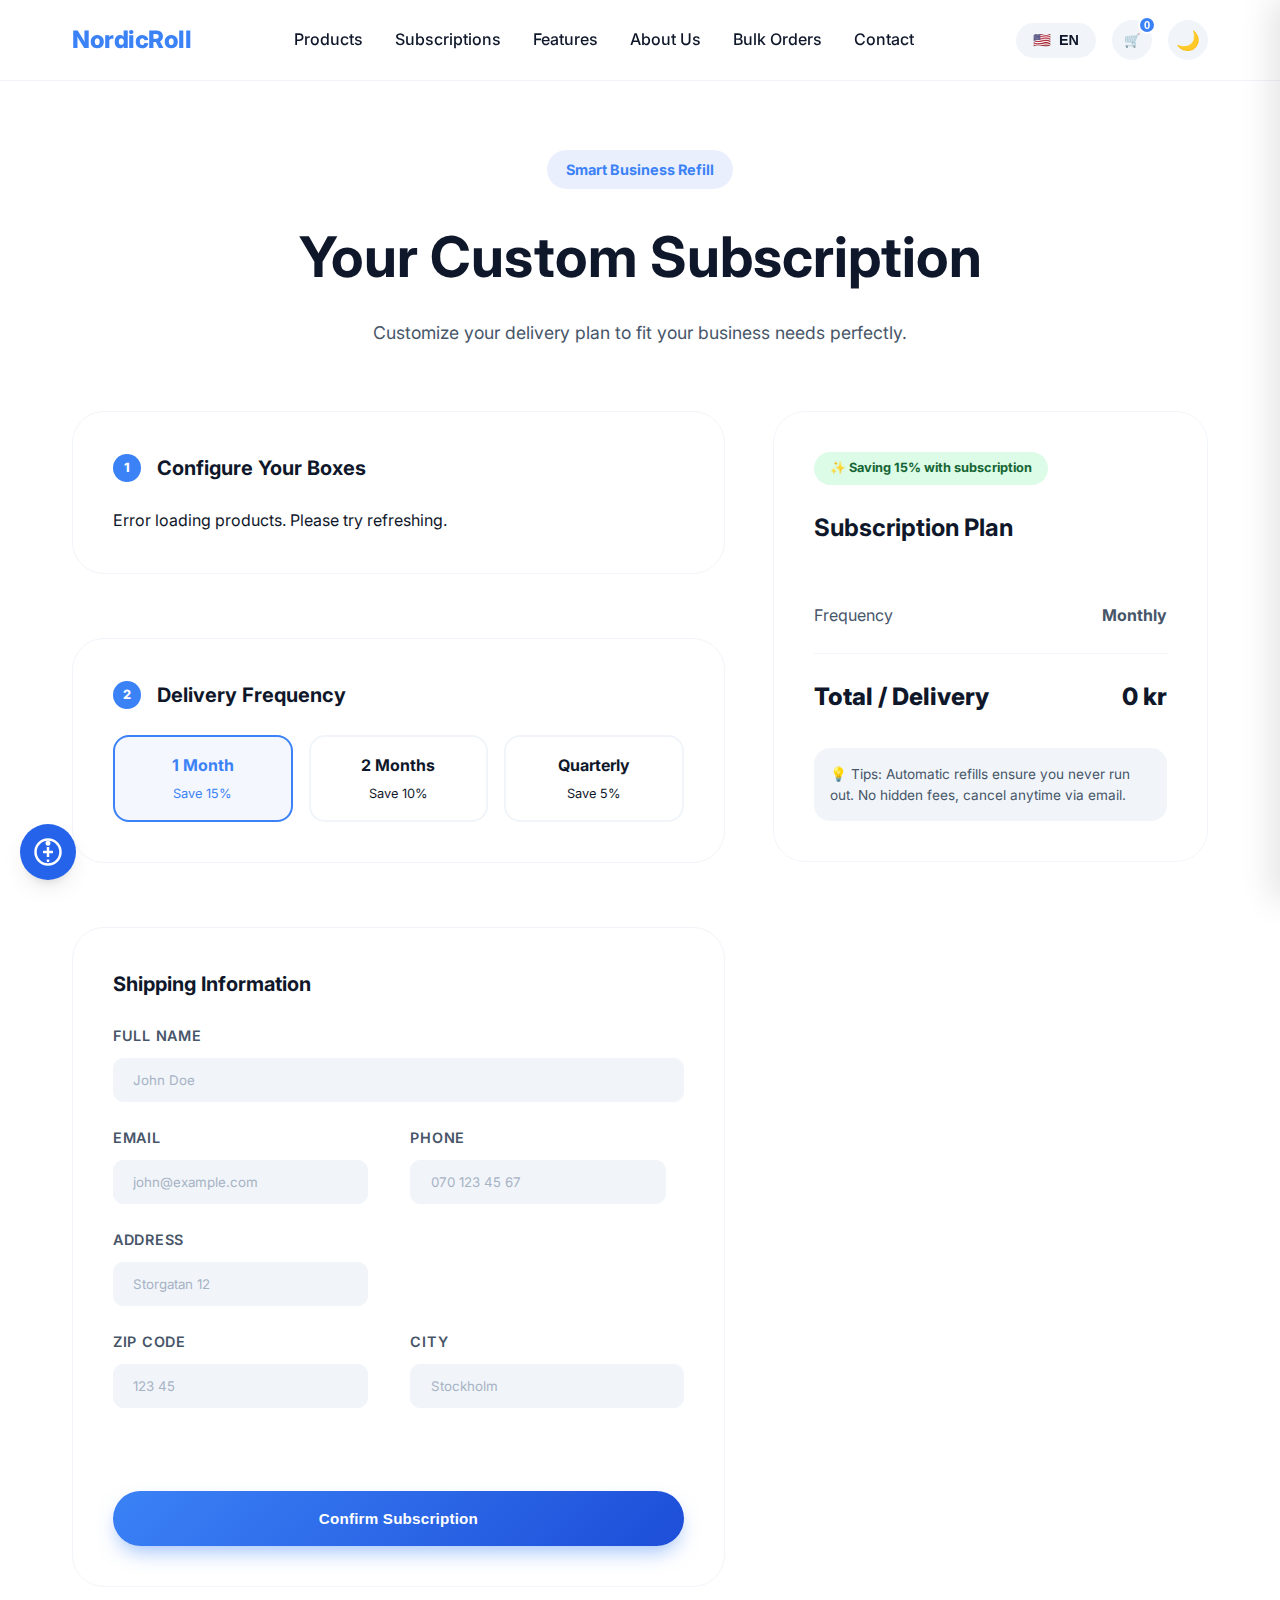
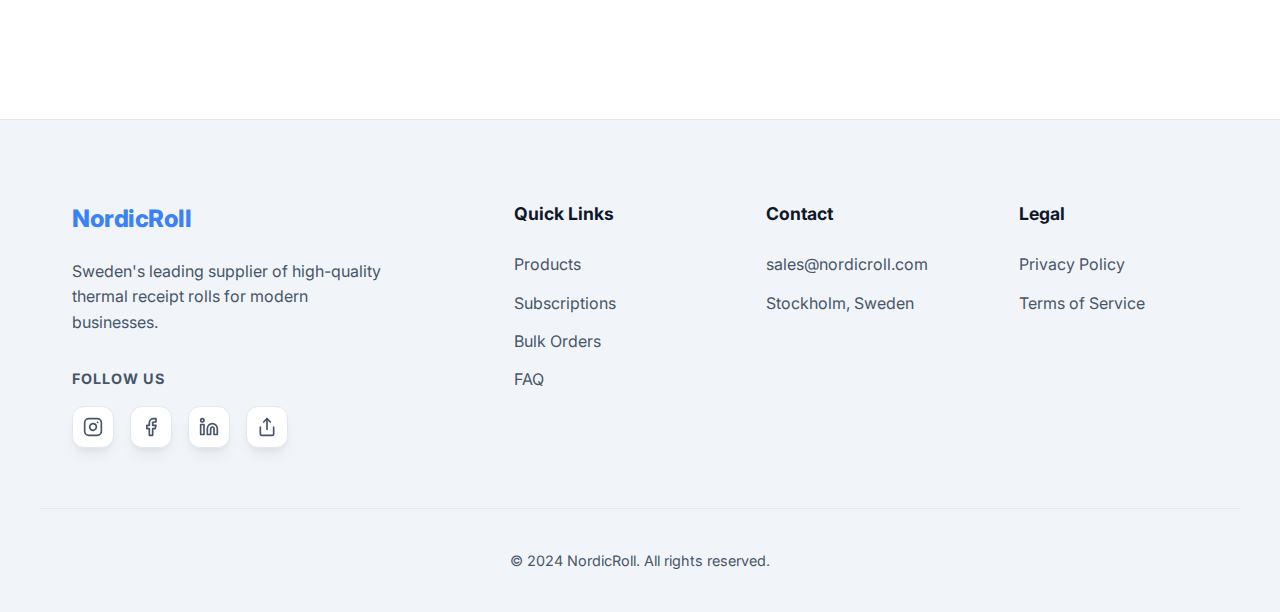
<file: subscription.html>
<!DOCTYPE html>
<html lang="sv">

<head>
    <meta charset="UTF-8">
    <meta name="viewport" content="width=device-width, initial-scale=1.0">
    <title>Prenumerera på Kvittorullar - NordicRoll</title>
    <meta name="description"
        content="Smidig prenumeration på BPA-fria kvittorullar. Välj storlek, antal och frekvens för automatisk leverans.">
    <link rel="stylesheet" href="css/style.css">
    <link rel="stylesheet" href="css/accessibility.css">
    <link rel="preconnect" href="https://fonts.googleapis.com">
    <link rel="preconnect" href="https://fonts.gstatic.com" crossorigin>
    <link href="https://fonts.googleapis.com/css2?family=Inter:wght@300;400;600;800&display=swap" rel="stylesheet">

    <!-- SEO & Language Alternates -->
    <link rel="alternate" hreflang="sv" href="https://nordicroll.com/subscription.html" />
    <link rel="alternate" hreflang="en" href="https://nordicroll.com/subscription.html" />
    <link rel="alternate" hreflang="x-default" href="https://nordicroll.com/subscription.html" />

    <script src="js/translations.js"></script>
    <script src="js/components.js"></script>
    <script src="js/accessibility.js"></script>
</head>

<body class="subscription-page">
    <header id="header-placeholder" class="header"></header>

    <main id="main-content" class="container" style="padding-top: 150px; padding-bottom: 100px;">
        <div class="sub-page-hero">
            <span class="sub-header-badge" data-i18n="sub_badge">Smart Business Refill</span>
            <h1 data-i18n="sub_build_title">Your Custom Subscription</h1>
            <p data-i18n="sub_build_desc" style="color: var(--text-light); font-size: 1.1rem;">Customize your delivery
                plan to fit your business needs perfectly.</p>
        </div>

        <div class="configurator-grid">
            <!-- Builder Steps -->
            <div class="builder-inputs">
                <!-- Combined Step 1 & 2: Products & Quality -->
                <section class="config-step">
                    <h3><span class="step-dot">1</span> <span data-i18n="step_configure_items">Configure Your
                            Boxes</span></h3>
                    <div id="subscription-items-container" class="sub-item-list">
                        <div class="loading-container">
                            <div class="loading-spinner"></div>
                            <p data-i18n="loading_products">Loading our latest inventory...</p>
                        </div>
                    </div>
                </section>

                <!-- Step 3: Frequency -->
                <section class="config-step">
                    <h3><span class="step-dot">2</span> <span data-i18n="step_frequency">Delivery Frequency</span></h3>
                    <div class="freq-options">
                        <div class="freq-card active" data-freq="1" data-discount="15">
                            <strong data-i18n="freq_1_month">1 Month</strong>
                            <span style="font-size: 0.8rem; display: block; margin-top: 0.3rem;"
                                data-i18n="save_15">Save 15%</span>
                        </div>
                        <div class="freq-card" data-freq="2" data-discount="10">
                            <strong data-i18n="freq_2_months">2 Months</strong>
                            <span style="font-size: 0.8rem; display: block; margin-top: 0.3rem;"
                                data-i18n="save_10">Save 10%</span>
                        </div>
                        <div class="freq-card" data-freq="3" data-discount="5">
                            <strong data-i18n="freq_quarterly">Quarterly</strong>
                            <span style="font-size: 0.8rem; display: block; margin-top: 0.3rem;" data-i18n="save_5">Save
                                5%</span>
                        </div>
                    </div>
                </section>

                <!-- Shipping Form -->
                <section class="config-step" id="shipping-section">
                    <h3 data-i18n="shipping_info">Shipping Details</h3>
                    <form id="subscription-form" class="checkout-form">
                        <div class="form-row">
                            <div class="form-group">
                                <label for="sub-name" data-i18n="full_name">Full Name</label>
                                <input type="text" id="sub-name" name="name" required placeholder="John Doe">
                            </div>
                        </div>
                        <div class="form-row">
                            <div class="form-group">
                                <label for="sub-email" data-i18n="email">Email</label>
                                <div style="position: relative;">
                                    <input type="email" id="sub-email" name="email" required
                                        placeholder="john@example.com">
                                    <span id="email-status"
                                        style="position: absolute; right: 10px; top: 50%; transform: translateY(-50%); font-size: 1.2rem;"></span>
                                </div>
                            </div>
                            <div class="form-group">
                                <label for="sub-phone" data-i18n="phone">Phone</label>
                                <div style="position: relative;">
                                    <input type="tel" id="sub-phone" name="phone" required placeholder="070 123 45 67">
                                    <span id="phone-status"
                                        style="position: absolute; right: 10px; top: 50%; transform: translateY(-50%); font-size: 1.2rem;"></span>
                                </div>
                            </div>
                        </div>
                        <div class="form-row">
                            <div class="form-group">
                                <label for="sub-address" data-i18n="address">Address</label>
                                <div style="position: relative;">
                                    <input type="text" id="sub-address" name="address" required
                                        placeholder="Storgatan 12">
                                    <span id="address-status"
                                        style="position: absolute; right: 10px; top: 50%; transform: translateY(-50%); font-size: 1.2rem;"></span>
                                </div>
                            </div>
                        </div>
                        <div class="form-row">
                            <div class="form-group">
                                <label for="sub-zip" data-i18n="zip_code">Zip Code</label>
                                <div style="position: relative;">
                                    <input type="text" id="sub-zip" name="zip" required placeholder="123 45">
                                    <span id="zip-status"
                                        style="position: absolute; right: 10px; top: 50%; transform: translateY(-50%); font-size: 1.2rem;"></span>
                                </div>
                                <small id="zip-msg"
                                    style="display: block; margin-top: 0.4rem; font-size: 0.8rem; min-height: 1em;"></small>
                            </div>
                            <div class="form-group">
                                <label for="sub-city" data-i18n="city">City</label>
                                <input type="text" id="sub-city" name="city" required placeholder="Stockholm">
                            </div>
                        </div>
                        <button type="submit" class="btn btn-primary w-full" style="margin-top: 2rem; padding: 1.2rem;"
                            data-i18n="confirm_subscription">
                            Activate Subscription
                        </button>
                    </form>
                </section>
            </div>

            <!-- Sidebar for Sticky Summary -->
            <aside class="sidebar-container">
                <div class="sticky-summary">
                    <div class="savings-tag">✨ Saving <span id="savings-amount">15</span>% with subscription</div>
                    <h2 data-i18n="subscription_summary" style="margin-bottom: 2rem;">Subscription Plan</h2>

                    <div id="summary-items-list"
                        style="margin-bottom: 1.5rem; display: flex; flex-direction: column; gap: 0.8rem;">
                        <!-- Items will be injected here -->
                    </div>

                    <div class="summary-row">
                        <span data-i18n="frequency">Frequency</span>
                        <strong id="summary-freq">Monthly</strong>
                    </div>

                    <div class="summary-row total">
                        <span data-i18n="total_per_delivery">Total / Delivery</span>
                        <span id="summary-total">0 kr</span>
                    </div>

                    <div id="min-limit-warning"
                        style="display: none; margin-top: 1rem; padding: 0.8rem; background: #fff1f2; border: 1px solid #fda4af; border-radius: 0.8rem; color: #9f1239; font-size: 0.85rem; font-weight: 600;">
                        ⚠️ <span data-i18n="min_sub_limit">Minimum subscription total is 500 kr/month</span>
                    </div>

                    <div
                        style="margin-top: 2rem; padding: 1rem; background: var(--bg-alt); border-radius: 1rem; font-size: 0.85rem; color: var(--text-light); line-height: 1.5;">
                        💡 Tips: Automatic refills ensure you never run out. No hidden fees, cancel anytime via email.
                    </div>
                </div>
            </aside>
        </div>
    </main>

    <footer id="footer-placeholder" class="footer"></footer>

    <!-- Success Modal -->
    <div id="order-success-modal" class="modal">
        <div class="modal-overlay"></div>
        <div class="modal-content" style="text-align:center; padding: 4rem 2rem;">
            <div style="font-size: 5rem; margin-bottom: 1rem;">🚀</div>
            <h2 data-i18n="sub_success_title">Subscription Active!</h2>
            <p data-i18n="sub_success_desc" style="color: var(--text-light); margin-bottom: 2rem;">Welcome to the
                family. Your first box is being prepared.</p>
            <button id="go-home-success" class="btn btn-primary">Go to Home</button>
        </div>
    </div>

    <div id="cart-placeholder"></div>
    <div id="contact-modal-placeholder"></div>

    <script src="js/script.js"></script>
    <script src="js/subscription_logic.js"></script>
</body>

</html>
</file>
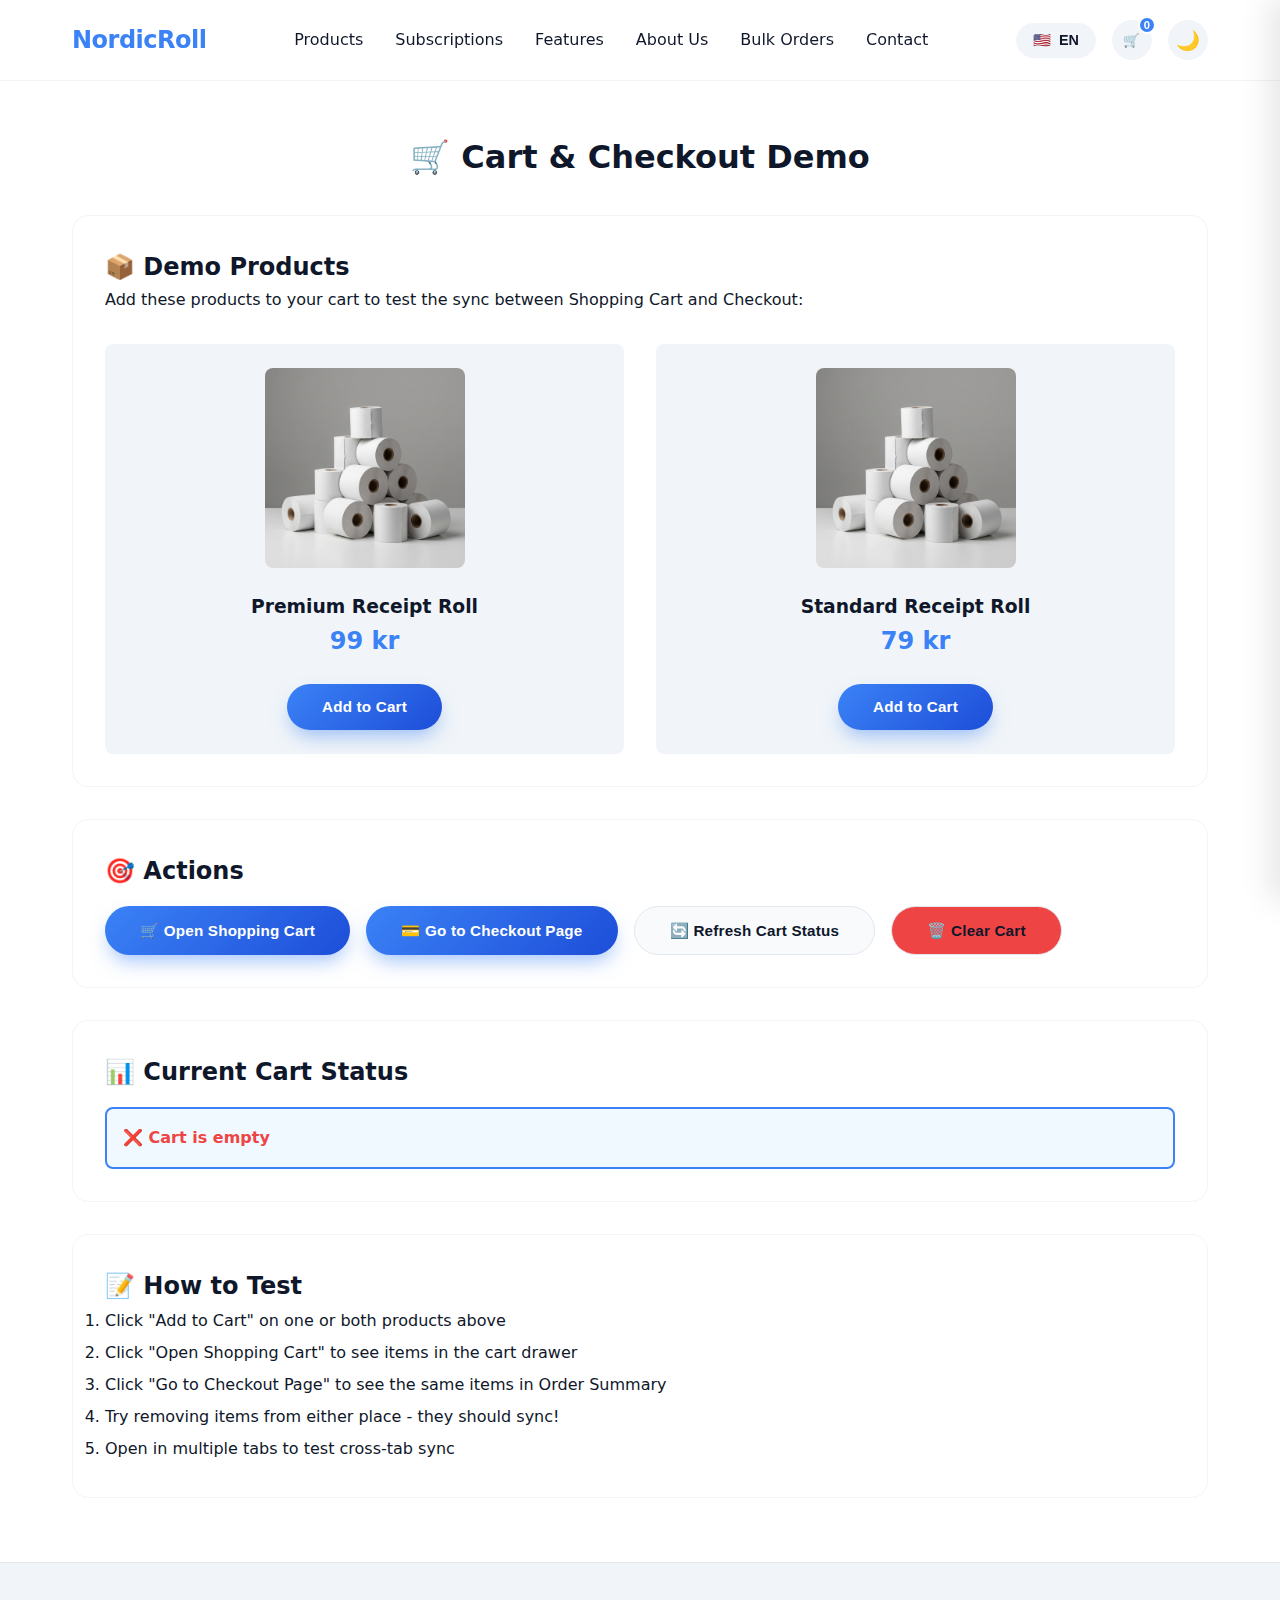
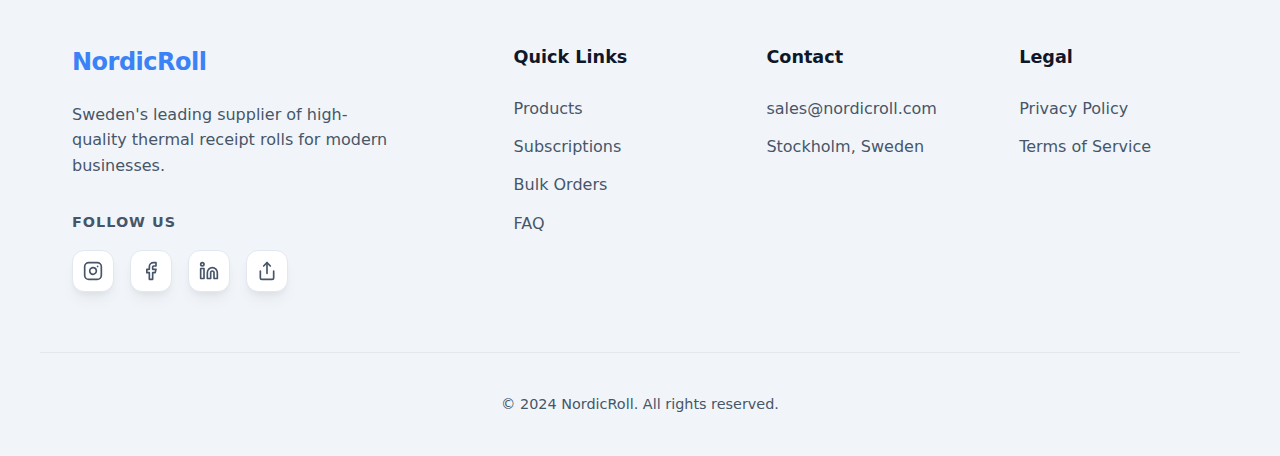
<file: dev_tests/demo-cart-sync.html>
<!DOCTYPE html>
<html lang="en">

<head>
    <meta charset="UTF-8">
    <meta name="viewport" content="width=device-width, initial-scale=1.0">
    <title>Cart & Checkout Demo - NordicRoll</title>
    <link rel="stylesheet" href="../css/style.css">
    <style>
        body {
            padding-top: 100px;
        }

        .demo-container {
            max-width: 1200px;
            margin: 0 auto;
            padding: 2rem;
        }

        .demo-section {
            background: var(--card-bg);
            border-radius: 1rem;
            padding: 2rem;
            margin-bottom: 2rem;
            border: 1px solid var(--bg-alt);
        }

        .demo-grid {
            display: grid;
            grid-template-columns: 1fr 1fr;
            gap: 2rem;
            margin-top: 2rem;
        }

        .product-demo {
            background: var(--bg-alt);
            padding: 1.5rem;
            border-radius: 0.5rem;
            text-align: center;
        }

        .product-demo img {
            width: 100%;
            max-width: 200px;
            border-radius: 0.5rem;
            margin-bottom: 1rem;
        }

        .btn-group {
            display: flex;
            gap: 1rem;
            margin-top: 1rem;
            flex-wrap: wrap;
        }

        .status-box {
            background: #f0f9ff;
            border: 2px solid #3b82f6;
            border-radius: 0.5rem;
            padding: 1rem;
            margin-top: 1rem;
        }

        .status-box pre {
            background: #1e293b;
            color: #e2e8f0;
            padding: 1rem;
            border-radius: 0.5rem;
            overflow-x: auto;
            font-size: 0.875rem;
        }
    </style>
    <script src="../js/translations.js"></script>
    <script src="../js/components.js"></script>
</head>

<body>
    <header id="header-placeholder" class="header"></header>

    <div class="demo-container">
        <h1 style="text-align: center; margin-bottom: 2rem;">🛒 Cart & Checkout Demo</h1>

        <!-- Demo Products -->
        <div class="demo-section">
            <h2>📦 Demo Products</h2>
            <p>Add these products to your cart to test the sync between Shopping Cart and Checkout:</p>

            <div class="demo-grid">
                <div class="product-demo">
                    <img src="../assets/receipt_rolls_hero.png" alt="Premium Roll"
                        onerror="this.src='data:image/svg+xml,%3Csvg xmlns=%22http://www.w3.org/2000/svg%22 width=%22200%22 height=%22200%22%3E%3Crect fill=%22%23e5e7eb%22 width=%22200%22 height=%22200%22/%3E%3Ctext x=%2250%25%22 y=%2250%25%22 text-anchor=%22middle%22 dy=%22.3em%22 fill=%22%23666%22%3EPremium Roll%3C/text%3E%3C/svg%3E'">
                    <h3>Premium Receipt Roll</h3>
                    <p class="price" style="font-size: 1.5rem; font-weight: bold; color: var(--primary-color);">99 kr
                    </p>
                    <button class="btn btn-primary"
                        onclick="addDemoProduct('Premium Receipt Roll', 99, 'assets/receipt_rolls_hero.png')">
                        Add to Cart
                    </button>
                </div>

                <div class="product-demo">
                    <img src="../assets/receipt_rolls_hero.png" alt="Standard Roll"
                        onerror="this.src='data:image/svg+xml,%3Csvg xmlns=%22http://www.w3.org/2000/svg%22 width=%22200%22 height=%22200%22%3E%3Crect fill=%22%23e5e7eb%22 width=%22200%22 height=%22200%22/%3E%3Ctext x=%2250%25%22 y=%2250%25%22 text-anchor=%22middle%22 dy=%22.3em%22 fill=%22%23666%22%3EStandard Roll%3C/text%3E%3C/svg%3E'">
                    <h3>Standard Receipt Roll</h3>
                    <p class="price" style="font-size: 1.5rem; font-weight: bold; color: var(--primary-color);">79 kr
                    </p>
                    <button class="btn btn-primary"
                        onclick="addDemoProduct('Standard Receipt Roll', 79, 'assets/receipt_rolls_hero.png')">
                        Add to Cart
                    </button>
                </div>
            </div>
        </div>

        <!-- Actions -->
        <div class="demo-section">
            <h2>🎯 Actions</h2>
            <div class="btn-group">
                <button class="btn btn-primary" onclick="document.getElementById('cart-toggle').click()">
                    🛒 Open Shopping Cart
                </button>
                <button class="btn btn-primary" onclick="window.location.href='../checkout.html'">
                    💳 Go to Checkout Page
                </button>
                <button class="btn btn-secondary" onclick="showCartStatus()">
                    🔄 Refresh Cart Status
                </button>
                <button class="btn btn-secondary" onclick="clearCart()" style="background: #ef4444;">
                    🗑️ Clear Cart
                </button>
            </div>
        </div>

        <!-- Cart Status -->
        <div class="demo-section">
            <h2>📊 Current Cart Status</h2>
            <div id="cart-status" class="status-box">
                <p>Loading...</p>
            </div>
        </div>

        <!-- Instructions -->
        <div class="demo-section">
            <h2>📝 How to Test</h2>
            <ol style="line-height: 2;">
                <li>Click "Add to Cart" on one or both products above</li>
                <li>Click "Open Shopping Cart" to see items in the cart drawer</li>
                <li>Click "Go to Checkout Page" to see the same items in Order Summary</li>
                <li>Try removing items from either place - they should sync!</li>
                <li>Open in multiple tabs to test cross-tab sync</li>
            </ol>
        </div>
    </div>

    <footer id="footer-placeholder" class="footer"></footer>
    <div id="cart-placeholder"></div>
    <div id="contact-modal-placeholder"></div>

    <script src="../js/script.js"></script>
    <script>
        function addDemoProduct(name, price, image) {
            const cart = JSON.parse(localStorage.getItem('cart')) || [];

            // Check if product already exists
            const existing = cart.find(item => item.name === name);
            if (existing) {
                existing.quantity += 1;
            } else {
                cart.push({
                    name: name,
                    price: price,
                    quantity: 1,
                    image: image
                });
            }

            localStorage.setItem('cart', JSON.stringify(cart));

            // Trigger cart update
            window.dispatchEvent(new CustomEvent('cartUpdated'));

            // Update UI
            if (typeof window.updateCartUI === 'function') {
                window.updateCartUI();
            }

            // Show feedback
            showCartStatus();

            // Visual feedback
            event.target.textContent = '✅ Added!';
            event.target.disabled = true;
            setTimeout(() => {
                event.target.textContent = 'Add to Cart';
                event.target.disabled = false;
            }, 1500);
        }

        function showCartStatus() {
            const cart = JSON.parse(localStorage.getItem('cart')) || [];
            const statusDiv = document.getElementById('cart-status');

            if (cart.length === 0) {
                statusDiv.innerHTML = '<p style="color: #ef4444; font-weight: bold;">❌ Cart is empty</p>';
            } else {
                let html = '<p style="color: #059669; font-weight: bold;">✅ Cart has ' + cart.length + ' item(s):</p>';
                html += '<pre>' + JSON.stringify(cart, null, 2) + '</pre>';
                statusDiv.innerHTML = html;
            }
        }

        function clearCart() {
            if (confirm('Are you sure you want to clear the cart?')) {
                localStorage.removeItem('cart');
                window.dispatchEvent(new CustomEvent('cartUpdated'));
                if (typeof window.updateCartUI === 'function') {
                    window.updateCartUI();
                }
                showCartStatus();
            }
        }

        // Show cart status on load
        document.addEventListener('DOMContentLoaded', () => {
            showCartStatus();

            // Listen for cart updates
            window.addEventListener('cartUpdated', showCartStatus);
            window.addEventListener('storage', (e) => {
                if (e.key === 'cart') {
                    showCartStatus();
                }
            });
        });
    </script>
</body>

</html>
</file>
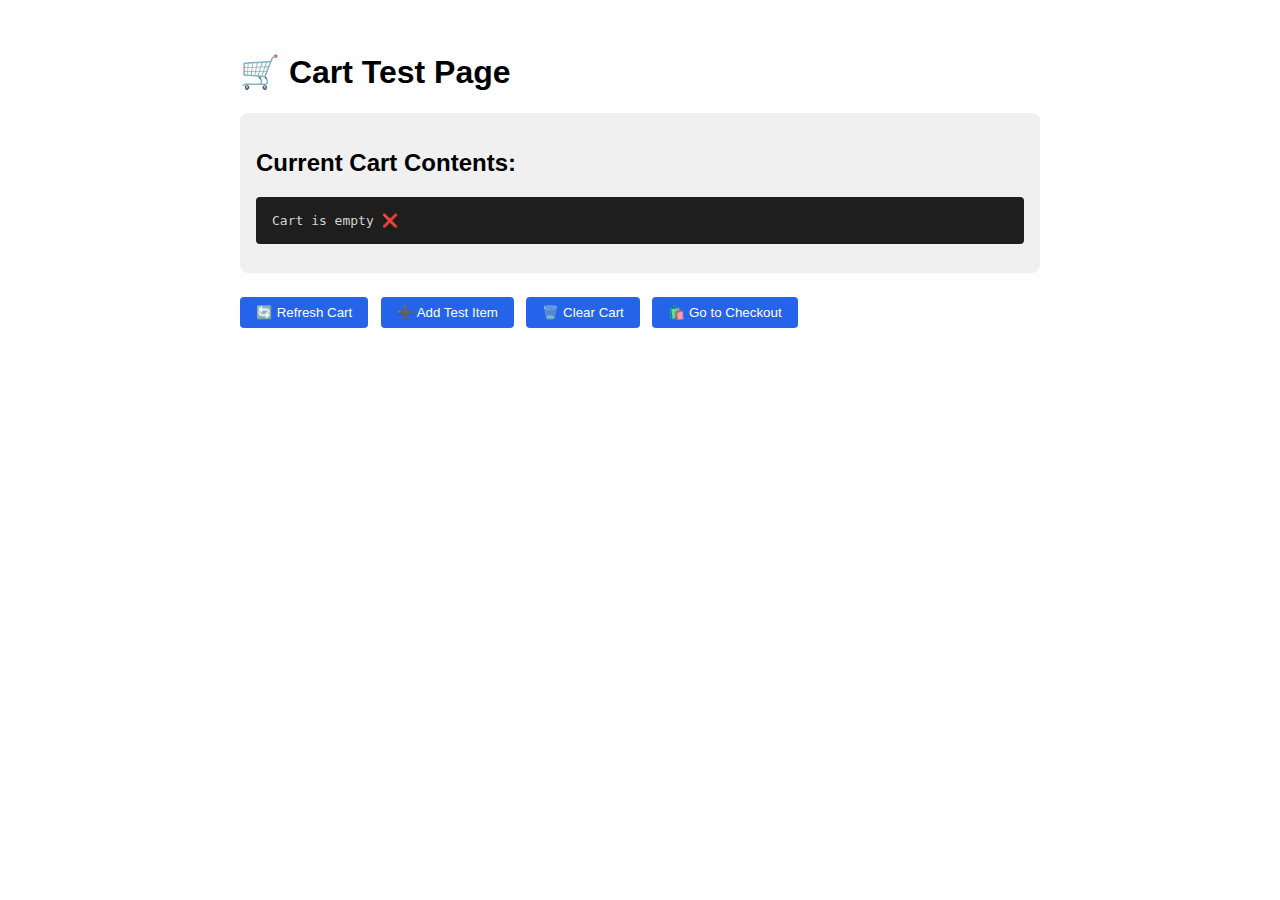
<file: dev_tests/test-cart.html>
<!DOCTYPE html>
<html lang="en">

<head>
    <meta charset="UTF-8">
    <meta name="viewport" content="width=device-width, initial-scale=1.0">
    <title>Test Cart Contents</title>
    <style>
        body {
            font-family: Arial, sans-serif;
            padding: 2rem;
            max-width: 800px;
            margin: 0 auto;
        }

        .cart-info {
            background: #f0f0f0;
            padding: 1rem;
            border-radius: 8px;
            margin: 1rem 0;
        }

        button {
            background: #2563eb;
            color: white;
            border: none;
            padding: 0.5rem 1rem;
            border-radius: 4px;
            cursor: pointer;
            margin: 0.5rem 0.5rem 0.5rem 0;
        }

        button:hover {
            background: #1e40af;
        }

        pre {
            background: #1e1e1e;
            color: #d4d4d4;
            padding: 1rem;
            border-radius: 4px;
            overflow-x: auto;
        }
    </style>
</head>

<body>
    <h1>🛒 Cart Test Page</h1>

    <div class="cart-info">
        <h2>Current Cart Contents:</h2>
        <pre id="cart-display">Loading...</pre>
    </div>

    <div>
        <button onclick="showCart()">🔄 Refresh Cart</button>
        <button onclick="addTestItem()">➕ Add Test Item</button>
        <button onclick="clearCart()">🗑️ Clear Cart</button>
        <button onclick="window.location.href='../checkout.html'">🛍️ Go to Checkout</button>
    </div>

    <script>
        function showCart() {
            const cart = JSON.parse(localStorage.getItem('cart')) || [];
            const display = document.getElementById('cart-display');

            if (cart.length === 0) {
                display.textContent = 'Cart is empty ❌';
            } else {
                display.textContent = JSON.stringify(cart, null, 2);
            }

            console.log('Cart contents:', cart);
        }

        function addTestItem() {
            const cart = JSON.parse(localStorage.getItem('cart')) || [];
            cart.push({
                name: 'Test Receipt Roll',
                price: 99,
                quantity: 2,
                image: 'assets/receipt_rolls_hero.png'
            });
            localStorage.setItem('cart', JSON.stringify(cart));
            showCart();
            alert('Test item added! ✅');
        }

        function clearCart() {
            localStorage.removeItem('cart');
            showCart();
            alert('Cart cleared! 🗑️');
        }

        // Show cart on load
        showCart();
    </script>
</body>

</html>
</file>
<file: css/style.css>
:root {
    --primary-color: #3b82f6;
    /* Modern Vibrant Blue */
    --primary-dark: #1d4ed8;
    --primary-glow: rgba(59, 130, 246, 0.5);
    --secondary-color: #f8fafc;
    --text-color: #0f172a;
    --text-light: #475569;
    --bg-color: #ffffff;
    --bg-alt: #f1f5f9;
    --card-bg: #ffffff;
    --header-bg: rgba(255, 255, 255, 0.85);
    --accent: #6d28d9;
    /* Deep Purple for premium contrast */
    --radius: 16px;
    /* Slightly rounder for more modern look */
    --border-color: #e2e8f0;
    --input-focus: rgba(59, 130, 246, 0.1);
    --shadow: 0 10px 15px -3px rgba(0, 0, 0, 0.05), 0 4px 6px -2px rgba(0, 0, 0, 0.05);
    --shadow-lg: 0 20px 25px -5px rgba(0, 0, 0, 0.1), 0 10px 10px -5px rgba(0, 0, 0, 0.04);
    --font-main: 'Inter', system-ui, -apple-system, sans-serif;
    --glass-bg: rgba(255, 255, 255, 0.7);
    --glass-border: rgba(255, 255, 255, 0.5);
}

[data-theme="dark"] {
    --text-color: #f8fafc;
    --text-light: #94a3b8;
    --bg-color: #030712;
    /* Deeper black for high contrast premium feel */
    --bg-alt: #111827;
    --card-bg: rgba(31, 41, 55, 0.7);
    /* Translucent cards */
    --header-bg: rgba(3, 7, 18, 0.85);
    --secondary-color: #1f2937;
    --border-color: rgba(255, 255, 255, 0.1);
    --input-focus: rgba(59, 130, 246, 0.3);
    --shadow: 0 25px 50px -12px rgba(0, 0, 0, 0.5);
    --shadow-lg: 0 35px 60px -15px rgba(0, 0, 0, 0.7);
    --glass-bg: rgba(17, 24, 39, 0.7);
    --glass-border: rgba(255, 255, 255, 0.05);
}

* {
    margin: 0;
    padding: 0;
    box-sizing: border-box;
}

html,
body {
    font-family: var(--font-main);
    color: var(--text-color);
    background-color: var(--bg-color);
    line-height: 1.6;
    width: 100%;
}

.container {
    max-width: 1200px;
    margin: 0 auto;
    padding: 0 2rem;
}

/* Header */
.header {
    background: var(--header-bg);
    backdrop-filter: blur(10px);
    position: fixed;
    width: 100%;
    top: 0;
    z-index: 1000;
    border-bottom: 1px solid var(--bg-alt);
}

.nav {
    display: flex;
    justify-content: space-between;
    align-items: center;
    height: 80px;
}

.logo {
    font-weight: 800;
    font-size: 1.5rem;
    color: var(--primary-color);
    text-decoration: none;
    letter-spacing: -0.5px;
}

.nav-links {
    display: flex;
    list-style: none;
    gap: 2rem;
}

.nav-links a {
    text-decoration: none;
    color: var(--text-color);
    font-weight: 500;
    transition: color 0.3s ease;
}

.nav-links a:hover {
    color: var(--primary-color);
}

/* Language & Theme Controls */
.nav-controls {
    display: flex;
    align-items: center;
    gap: 1rem;
}

.lang-switcher {
    position: relative;
}

.theme-toggle {
    background: var(--bg-alt);
    border: 1px solid var(--bg-alt);
    color: var(--text-color);
    width: 40px;
    height: 40px;
    border-radius: 50%;
    display: flex;
    align-items: center;
    justify-content: center;
    cursor: pointer;
    transition: all 0.3s ease;
    font-size: 1.2rem;
}

.theme-toggle:hover {
    background: var(--secondary-color);
    transform: rotate(15deg);
}

.lang-btn {
    display: flex;
    align-items: center;
    gap: 0.5rem;
    background: var(--bg-alt);
    border: 1px solid var(--bg-alt);
    color: var(--text-color);
    padding: 0.5rem 1rem;
    border-radius: 50px;
    cursor: pointer;
    font-weight: 600;
    font-size: 0.9rem;
    transition: all 0.3s ease;
}

.lang-btn:hover {
    background: var(--secondary-color);
}

.lang-dropdown {
    position: absolute;
    top: calc(100% + 10px);
    right: 0;
    background: var(--card-bg);
    border-radius: 1rem;
    box-shadow: var(--shadow);
    min-width: 150px;
    opacity: 0;
    visibility: hidden;
    transform: translateY(10px);
    transition: all 0.3s cubic-bezier(0.175, 0.885, 0.32, 1.275);
    z-index: 1001;
    overflow: hidden;
    border: 1px solid var(--bg-alt);
}

.lang-switcher:hover .lang-dropdown {
    opacity: 1;
    visibility: visible;
    transform: translateY(0);
}

.lang-dropdown a {
    display: block;
    padding: 0.8rem 1.2rem;
    text-decoration: none;
    color: var(--text-color);
    font-size: 0.9rem;
    transition: background 0.2s ease;
}

.lang-dropdown a:hover {
    background: var(--bg-alt);
    color: var(--primary-color);
}

/* RTL Support */
[dir="rtl"] {
    text-align: right;
}

@media (min-width: 769px) {
    [dir="rtl"] .nav-links {
        flex-direction: row-reverse;
    }
}

[dir="rtl"] .lang-dropdown {
    right: auto;
    left: 0;
}

[dir="rtl"] .sub-features {
    text-align: right;
}

[dir="rtl"] .sub-features li::before {
    margin-left: 0.5rem;
    margin-right: 0;
}

/* Hero */
.hero {
    padding-top: 180px;
    padding-bottom: 120px;
    position: relative;
    overflow: hidden;
    background: var(--bg-color);
}

.hero-bg-blobs {
    position: absolute;
    inset: 0;
    pointer-events: none;
    z-index: 0;
}

.blob {
    position: absolute;
    border-radius: 50%;
    filter: blur(80px);
    opacity: 0.15;
    animation: blobFloat 20s infinite alternate;
}

.blob-1 {
    width: 500px;
    height: 500px;
    background: var(--primary-color);
    top: -100px;
    right: -100px;
}

.blob-2 {
    width: 400px;
    height: 400px;
    background: var(--accent);
    bottom: -50px;
    left: -50px;
    animation-delay: -5s;
}

@keyframes blobFloat {
    0% {
        transform: translate(0, 0) scale(1);
    }

    100% {
        transform: translate(40px, 60px) scale(1.1);
    }
}

.hero-content {
    display: grid;
    grid-template-columns: 1fr 1fr;
    gap: 5rem;
    align-items: center;
    position: relative;
    z-index: 1;
}

.hero-text h1 {
    font-size: 4rem;
    font-weight: 800;
    line-height: 1.1;
    margin-bottom: 1.5rem;
    letter-spacing: -2px;
    background: linear-gradient(135deg, var(--primary-dark) 0%, var(--primary-color) 100%);
    -webkit-background-clip: text;
    background-clip: text;
    -webkit-text-fill-color: transparent;
}

.hero-text p {
    font-size: 1.125rem;
    color: var(--text-light);
    margin-bottom: 2rem;
    max-width: 500px;
}

.hero-image-container {
    position: relative;
    display: flex;
    justify-content: center;
    align-items: center;
}

.hero-glow {
    position: absolute;
    width: 120%;
    height: 120%;
    background: radial-gradient(circle, rgba(37, 99, 235, 0.1) 0%, transparent 70%);
    z-index: -1;
}

.hero-img {
    width: 100%;
    max-width: 550px;
    border-radius: 2rem;
    box-shadow: 0 30px 60px -15px rgba(0, 0, 0, 0.2);
    transform: perspective(1000px) rotateY(-8deg) rotateX(4deg);
    border: 8px solid white;
    transition: all 0.6s cubic-bezier(0.165, 0.84, 0.44, 1);
}

.hero-img:hover {
    transform: perspective(1000px) rotateY(0) rotateX(0) scale(1.02);
    box-shadow: 0 40px 80px -20px rgba(0, 0, 0, 0.25);
}

.floating-badge {
    position: absolute;
    bottom: 40px;
    left: -30px;
    background: rgba(255, 255, 255, 0.8);
    backdrop-filter: blur(12px);
    padding: 1.2rem 2rem;
    border-radius: 1.5rem;
    box-shadow: 0 10px 30px rgba(0, 0, 0, 0.1);
    display: flex;
    align-items: center;
    gap: 1rem;
    border: 1px solid rgba(255, 255, 255, 0.5);
    animation: floatVertical 4s infinite alternate ease-in-out;
    z-index: 2;
}

@keyframes floatVertical {
    from {
        transform: translateY(0);
    }

    to {
        transform: translateY(-20px);
    }
}

.badge-icon {
    font-size: 1.5rem;
    background: var(--primary-color);
    width: 45px;
    height: 45px;
    border-radius: 12px;
    display: flex;
    align-items: center;
    justify-content: center;
    color: white;
}

.badge-text span {
    display: block;
    font-size: 0.75rem;
    color: var(--text-light);
    font-weight: 500;
}

.badge-text strong {
    font-size: 1.1rem;
    font-weight: 800;
    color: var(--text-color);
}

[data-theme="dark"] .hero-img {
    border-color: var(--card-bg);
}

[data-theme="dark"] .floating-badge {
    background: rgba(30, 41, 59, 0.8);
    border-color: rgba(255, 255, 255, 0.1);
}

[data-theme="dark"] .badge-text strong {
    color: white;
}

/* Buttons */
.btn {
    display: inline-flex;
    align-items: center;
    justify-content: center;
    padding: 0.9rem 2.2rem;
    border-radius: 50px;
    text-decoration: none;
    font-weight: 600;
    transition: all 0.4s cubic-bezier(0.4, 0, 0.2, 1);
    border: none;
    cursor: pointer;
    font-size: 0.95rem;
    letter-spacing: 0.2px;
}

.w-full {
    width: 100% !important;
}

.btn-primary {
    background: linear-gradient(135deg, var(--primary-color) 0%, var(--primary-dark) 100%);
    color: white;
    box-shadow: 0 10px 20px -5px var(--primary-glow);
    position: relative;
    overflow: hidden;
}

.btn-primary::after {
    content: '';
    position: absolute;
    inset: 0;
    background: linear-gradient(rgba(255, 255, 255, 0.2), transparent);
    opacity: 0;
    transition: opacity 0.3s;
}

.btn-primary:hover {
    transform: translateY(-3px) scale(1.02);
    box-shadow: 0 15px 30px -8px var(--primary-glow);
}

.btn-primary:hover::after {
    opacity: 1;
}

.btn-secondary {
    background-color: var(--secondary-color);
    color: var(--text-color);
    border: 1px solid var(--border-color);
}

.btn-secondary:hover {
    background-color: var(--bg-color);
    border-color: var(--primary-color);
    color: var(--primary-color);
    transform: translateY(-2px);
}

.btn-secondary.btn-added {
    background: var(--primary-color) !important;
    border-color: var(--primary-color) !important;
    color: white !important;
    transform: translateY(0) scale(1.05);
    box-shadow: 0 0 15px var(--primary-glow);
}

[data-theme="dark"] .product-card {
    border: 1px solid rgba(255, 255, 255, 0.1);
}

[data-theme="dark"] .btn-secondary {
    background-color: rgba(255, 255, 255, 0.1);
    color: #ffffff;
}

[data-theme="dark"] .btn-secondary:hover {
    background-color: rgba(255, 255, 255, 0.2);
}

/* Features - Bento Grid */
.bento-grid {
    display: grid;
    grid-template-columns: repeat(4, 1fr);
    grid-auto-rows: minmax(300px, auto);
    gap: 2rem;
    padding: 100px 2rem;
}

.feature-card {
    padding: 2.5rem;
    background: var(--card-bg);
    border-radius: 2rem;
    border: 1px solid var(--border-color);
    transition: all 0.5s cubic-bezier(0.23, 1, 0.32, 1);
    display: flex;
    flex-direction: column;
    justify-content: flex-start;
    position: relative;
    box-shadow: var(--shadow);
    overflow: hidden;
    backdrop-filter: blur(8px);
}

.feature-card:hover {
    transform: translateY(-12px);
    border-color: var(--primary-color);
    box-shadow: var(--shadow-lg);
}

.feature-card::before {
    content: '';
    position: absolute;
    inset: 0;
    background: radial-gradient(circle at top right, var(--input-focus), transparent);
    opacity: 0;
    transition: opacity 0.5s ease;
}

.feature-card:hover::before {
    opacity: 1;
}

.feature-icon {
    font-size: 2.5rem;
    margin-bottom: 2rem;
    background: var(--bg-alt);
    width: 64px;
    height: 64px;
    display: flex;
    align-items: center;
    justify-content: center;
    border-radius: 1.25rem;
    transition: transform 0.3s ease;
    flex-shrink: 0;
}

.feature-card:hover .feature-icon {
    transform: scale(1.1) rotate(5deg);
}

.feature-icon svg {
    color: var(--primary-color);
}

.bento-item-large {
    grid-column: span 2;
    grid-row: span 2;
    background: linear-gradient(135deg, var(--card-bg) 0%, var(--bg-alt) 100%);
}

.bento-item-medium {
    grid-column: span 2;
    grid-row: span 1;
}

.bento-item-small {
    grid-column: span 1;
    grid-row: span 1;
}

.feature-card h3 {
    font-size: 1.5rem;
    margin-bottom: 0.5rem;
    color: var(--text-color);
}

.feature-card p {
    color: var(--text-light);
    font-size: 0.95rem;
}

/* Responsive Bento */
@media (max-width: 1024px) {
    .bento-grid {
        grid-template-columns: repeat(2, 1fr);
        grid-auto-rows: minmax(280px, auto);
        gap: 1.5rem;
    }

    .bento-item-large {
        grid-row: span 1;
        /* Don't force double height on tablets if content is long */
    }
}

@media (max-width: 640px) {
    .bento-grid {
        grid-template-columns: 1fr;
        grid-auto-rows: auto;
        padding: 60px 1.5rem;
    }

    .bento-item-large,
    .bento-item-medium,
    .bento-item-small {
        grid-column: span 1;
        grid-row: span 1;
    }
}

/* Products */
.products {
    padding: 80px 2rem;
    background-color: var(--bg-alt);
    border-radius: 3rem;
}

.products h2 {
    text-align: center;
    font-size: 2.5rem;
    margin-bottom: 3rem;
}

.product-grid {
    display: grid;
    grid-template-columns: repeat(auto-fit, minmax(300px, 1fr));
    gap: 2rem;
}

.product-card {
    background: var(--card-bg);
    border-radius: 2rem;
    transition: all 0.4s cubic-bezier(0.4, 0, 0.2, 1);
    border: 1px solid var(--border-color);
    position: relative;
    z-index: 1;
    overflow: hidden;
    box-shadow: var(--shadow);
}

.product-card:hover {
    transform: translateY(-10px) scale(1.01);
    box-shadow: var(--shadow-lg);
    border-color: var(--primary-color);
    z-index: 10;
}

.product-preview {
    height: 250px;
    background: var(--bg-alt);
    display: flex;
    align-items: center;
    justify-content: center;
    color: var(--text-light);
    font-weight: 700;
    font-size: 1.5rem;
    overflow: hidden;
}

.product-preview img {
    width: 100%;
    height: 100%;
    object-fit: cover;
    transition: transform 0.5s ease;
}

.product-card:hover .product-preview img {
    transform: scale(1.1);
}

.product-info {
    padding: 2rem;
    text-align: center;
}

.product-info h3 {
    margin-bottom: 0.5rem;
    display: flex;
    align-items: center;
    justify-content: center;
    gap: 0.5rem;
}

/* Product Tooltip Styles */
.info-trigger {
    display: inline-flex;
    align-items: center;
    justify-content: center;
    min-width: 20px;
    height: 20px;
    background: var(--bg-alt);
    color: var(--text-light);
    border-radius: 50%;
    font-size: 0.8rem;
    cursor: help;
    position: relative;
    transition: all 0.2s ease;
}

.info-trigger:hover {
    background: var(--primary-color);
    color: white;
}

.tooltip-box {
    position: absolute;
    bottom: 150%;
    left: 50%;
    transform: translateX(-50%) translateY(10px);
    width: 220px;
    background: var(--card-bg);
    border: 1px solid var(--bg-alt);
    padding: 1rem;
    border-radius: 1rem;
    box-shadow: var(--shadow-lg);
    font-size: 0.8rem;
    font-weight: 500;
    line-height: 1.4;
    color: var(--text-color);
    z-index: 100;
    opacity: 0;
    visibility: hidden;
    transition: all 0.3s cubic-bezier(0.175, 0.885, 0.32, 1.275);
    text-align: center;
    pointer-events: none;
}

.info-trigger:hover .tooltip-box {
    opacity: 1;
    visibility: visible;
    transform: translateX(-50%) translateY(0);
}

/* Ensure bulk rows also handle z-index for tooltips */
.bulk-item-row {
    position: relative;
    z-index: 1;
}

.bulk-item-row:hover {
    z-index: 10;
}

.tooltip-box::after {
    content: '';
    position: absolute;
    top: 100%;
    left: 50%;
    transform: translateX(-50%);
    border-width: 8px;
    border-style: solid;
    border-color: var(--card-bg) transparent transparent transparent;
}

[data-theme="dark"] .tooltip-box::after {
    border-color: var(--card-bg) transparent transparent transparent;
}

.price {
    color: var(--primary-color);
    font-weight: 800;
    font-size: 1.5rem;
    margin-bottom: 1.5rem;
}

/* Unit Selector */
.unit-selector {
    display: flex;
    background: var(--bg-alt);
    padding: 0.3rem;
    border-radius: 50px;
    margin-bottom: 1.5rem;
    justify-content: center;
    position: relative;
    border: 1px solid var(--border-color);
}

.unit-option {
    flex: 1;
    padding: 0.5rem 1rem;
    font-size: 0.85rem;
    font-weight: 700;
    cursor: pointer;
    border-radius: 50px;
    transition: all 0.3s ease;
    color: var(--text-light);
    text-align: center;
    z-index: 1;
}

.unit-option.active {
    color: white;
    background-color: var(--primary-color);
    box-shadow: var(--shadow);
}

[data-theme="dark"] .unit-selector {
    background: rgba(255, 255, 255, 0.05);
}

/* Subscriptions */
.subscriptions {
    padding: 100px 2rem;
}

.subscription-header {
    text-align: center;
    margin-bottom: 4rem;
}

.subscription-header h2 {
    font-size: 2.5rem;
    margin-bottom: 1rem;
}

.subscription-header p {
    color: var(--text-light);
    max-width: 600px;
    margin: 0 auto;
}

.subscription-grid {
    display: grid;
    grid-template-columns: repeat(auto-fit, minmax(320px, 1fr));
    gap: 3rem;
    max-width: 900px;
    margin: 0 auto;
}

.subscription-card {
    background: var(--card-bg);
    padding: 3rem 2rem;
    border-radius: 2rem;
    border: 1px solid var(--bg-alt);
    text-align: center;
    position: relative;
    transition: all 0.4s cubic-bezier(0.175, 0.885, 0.32, 1.275);
}

.subscription-card:hover {
    transform: translateY(-10px);
    box-shadow: 0 20px 40px rgba(0, 0, 0, 0.05);
    border-color: var(--primary-color);
}

.sub-badge {
    position: absolute;
    top: -15px;
    left: 50%;
    transform: translateX(-50%);
    background: var(--primary-color);
    color: white;
    padding: 0.5rem 1.5rem;
    border-radius: 50px;
    font-size: 0.875rem;
    font-weight: 600;
}

.sub-price {
    font-size: 3rem;
    font-weight: 800;
    margin: 1.5rem 0;
    color: var(--text-color);
}

.sub-price span {
    font-size: 1rem;
    color: var(--text-light);
    font-weight: 400;
}

.sub-features {
    list-style: none;
    margin-bottom: 2.5rem;
    text-align: left;
}

.sub-features li {
    margin-bottom: 0.8rem;
    color: var(--text-light);
    display: flex;
    align-items: center;
    gap: 0.5rem;
}

.sub-features li::before {
    content: "✓";
    color: var(--primary-color);
    font-weight: bold;
}

/* CTA */
.cta-section {
    padding: 100px 2rem;
    text-align: center;
}

.cta-section h2 {
    font-size: 2.5rem;
    margin-bottom: 1rem;
}

.cta-section p {
    margin-bottom: 2rem;
    color: var(--text-light);
}

/* Footer */
.footer {
    padding: 80px 2rem 40px;
    background: var(--bg-alt);
    border-top: 1px solid rgba(0, 0, 0, 0.05);
}

.footer-grid {
    display: grid;
    grid-template-columns: 2fr 1fr 1fr 1fr;
    gap: 4rem;
    margin-bottom: 60px;
}

.footer-col h4 {
    color: var(--text-color);
    margin-bottom: 1.5rem;
    font-size: 1.1rem;
}

.footer-about {
    margin-top: 1.25rem;
    line-height: 1.6;
    color: var(--text-light);
    max-width: 320px;
    margin-bottom: 2rem;
}

.footer-social h4 {
    margin-bottom: 1rem !important;
    font-size: 0.9rem !important;
    text-transform: uppercase;
    letter-spacing: 1px;
    color: var(--text-light) !important;
}

.social-icons {
    display: flex;
    gap: 1rem;
}

.social-icon {
    display: flex;
    align-items: center;
    justify-content: center;
    width: 42px;
    height: 42px;
    border-radius: 12px;
    background: var(--bg-color);
    color: var(--text-light);
    transition: all 0.3s cubic-bezier(0.175, 0.885, 0.32, 1.275);
    border: 1px solid var(--border-color);
    box-shadow: var(--shadow);
    padding: 0;
    cursor: pointer;
    font: inherit;
}

.social-icon:hover {
    background: var(--primary-color);
    color: white;
    transform: translateY(-5px);
    border-color: var(--primary-color);
    box-shadow: 0 10px 20px rgba(59, 130, 246, 0.2);
}

.social-icon svg {
    width: 20px;
    height: 20px;
}

[data-theme="dark"] .social-icon {
    background: rgba(255, 255, 255, 0.05);
    border-color: rgba(255, 255, 255, 0.1);
}

[data-theme="dark"] .social-icon:hover {
    background: var(--primary-color);
    border-color: var(--primary-color);
}

.footer-col ul {
    list-style: none;
}

.footer-col ul li {
    margin-bottom: 0.8rem;
    color: var(--text-light);
}

.footer-col ul li a {
    text-decoration: none;
    color: var(--text-light);
    transition: color 0.3s ease;
}

.footer-col ul li a:hover {
    color: var(--primary-color);
}

.footer-bottom {
    padding-top: 40px;
    border-top: 1px solid rgba(0, 0, 0, 0.05);
    text-align: center;
    color: var(--text-light);
    font-size: 0.9rem;
}

/* Mobile Menu Toggle */
.mobile-menu-toggle {
    display: none;
    flex-direction: column;
    gap: 6px;
    background: none;
    border: none;
    cursor: pointer;
    padding: 10px;
    z-index: 1001;
}

.mobile-menu-toggle span {
    display: block;
    width: 28px;
    height: 3px;
    background: var(--text-color);
    border-radius: 3px;
    transition: all 0.3s ease;
}

/* Policy Page Styles */
.policy-header {
    background: var(--bg-alt);
    padding: 120px 2rem 60px;
    text-align: center;
}

.policy-header h1 {
    font-size: 3rem;
    margin-bottom: 1rem;
    color: var(--text-color);
}

.policy-content {
    padding: 80px 2rem;
    max-width: 900px;
}

.policy-card {
    background: var(--card-bg);
    padding: 3rem;
    border-radius: 2rem;
    border: 1px solid var(--bg-alt);
    box-shadow: var(--shadow-soft);
}

.policy-card h2 {
    font-size: 1.5rem;
    margin-top: 2rem;
    margin-bottom: 1rem;
    color: var(--text-color);
}

.policy-card p,
.policy-card li {
    color: var(--text-light);
    line-height: 1.6;
    margin-bottom: 1rem;
}

.policy-card ul {
    margin-bottom: 1.5rem;
    padding-left: 1.5rem;
}

.policy-card li {
    margin-bottom: 0.5rem;
}

@media (max-width: 768px) {
    .policy-card {
        padding: 2rem;
    }

    .policy-header h1 {
        font-size: 2.2rem;
    }
}

/* Animations (Generic) */
.mobile-menu-toggle.active span:nth-child(1) {
    transform: translateY(9px) rotate(45deg);
}

.mobile-menu-toggle.active span:nth-child(2) {
    opacity: 0;
}

.mobile-menu-toggle.active span:nth-child(3) {
    transform: translateY(-9px) rotate(-45deg);
}

/* Testimonials */
.testimonials {
    padding: 100px 2rem;
    text-align: center;
}

.testimonials h2 {
    font-size: 2.5rem;
    margin-bottom: 3rem;
}

.testimonials-grid {
    display: grid;
    grid-template-columns: repeat(auto-fit, minmax(300px, 1fr));
    gap: 2rem;
}

.testimonial-card {
    background: var(--card-bg);
    padding: 2.5rem;
    border-radius: var(--radius);
    border: 1px solid var(--bg-alt);
    text-align: left;
    box-shadow: var(--shadow);
}

.stars {
    color: #f59e0b;
    margin-bottom: 1rem;
    font-size: 1.25rem;
}

.client-info {
    margin-top: 1.5rem;
    display: flex;
    flex-direction: column;
}

.client-info strong {
    color: var(--text-color);
}

.client-info span {
    font-size: 0.875rem;
    color: var(--text-light);
}

/* FAQ */
.faq {
    padding: 100px 2rem;
    background: var(--bg-alt);
    border-radius: 3rem;
}

.faq h2 {
    text-align: center;
    font-size: 2.5rem;
    margin-bottom: 3.5rem;
}

.faq-grid {
    max-width: 800px;
    margin: 0 auto;
    display: grid;
    gap: 1.5rem;
}

.faq-item {
    background: var(--card-bg);
    padding: 2rem;
    border-radius: var(--radius);
    border: 1px solid var(--bg-alt);
}

.faq-item h3 {
    margin-bottom: 1rem;
    color: var(--text-color);
    font-size: 1.25rem;
}

.faq-item p {
    color: var(--text-light);
}

/* Responsive */
@media (max-width: 768px) {
    .nav {
        height: 70px;
    }

    .logo {
        font-size: 1.25rem;
    }

    .mobile-menu-toggle {
        display: flex;
        order: 10;
        margin-inline-start: 1rem;
        z-index: 1100;
        /* Ensure toggle stays above everything */
    }

    .nav-controls {
        gap: 0.5rem;
        z-index: 1100;
    }

    .lang-btn {
        padding: 0.4rem 0.6rem;
    }

    #current-lang-name {
        display: none;
    }

    .nav-links {
        position: fixed;
        top: 0;
        inset-inline-end: 0;
        width: 100%;
        /* Cover full width for better UX on mobile */
        height: 100vh;
        background: var(--card-bg);
        flex-direction: column !important;
        /* Force column layout */
        justify-content: center;
        align-items: center;
        transition: transform 0.5s cubic-bezier(0.77, 0, 0.175, 1);
        transform: translateX(100%);
        /* LTR off-screen */
        box-shadow: none;
        z-index: 1050;
        display: flex;
        gap: 2rem;
    }

    [dir="rtl"] .nav-links {
        transform: translateX(-100%);
        /* RTL off-screen */
        flex-direction: column !important;
    }

    .nav-links.active {
        transform: translateX(0);
        box-shadow: 0 0 50px rgba(0, 0, 0, 0.1);
    }

    .nav-links li {
        width: 100%;
        text-align: center !important;
    }

    .nav-links a {
        display: block;
        padding: 1rem;
        font-size: 1.5rem;
        font-weight: 700;
        text-align: center !important;
        color: var(--text-color);
    }

    .hero-content {
        grid-template-columns: 1fr;
        text-align: center;
        gap: 2.5rem;
    }

    .hero-text h1 {
        font-size: 2.2rem;
    }

    .hero-text p {
        margin: 0 auto 2rem;
    }

    .footer-grid {
        grid-template-columns: 1fr 1fr;
        gap: 3rem;
    }
}

@media (max-width: 480px) {
    .footer-grid {
        grid-template-columns: 1fr;
    }
}

/* About Us Page Styles */
.about-hero {
    padding: 160px 2rem 80px;
    background: linear-gradient(135deg, var(--bg-alt) 0%, var(--bg-color) 100%);
    text-align: center;
}

.about-hero h1 {
    font-size: 4rem;
    margin-bottom: 1.5rem;
    background: linear-gradient(to right, var(--primary-color), var(--accent));
    -webkit-background-clip: text;
    background-clip: text;
    -webkit-text-fill-color: transparent;
}

.about-mission {
    padding: 100px 2rem;
}

.mission-content {
    display: grid;
    grid-template-columns: 1fr 1fr;
    gap: 4rem;
    align-items: center;
}

.mission-text h2 {
    font-size: 2.5rem;
    margin-bottom: 2rem;
}

.mission-visual {
    position: relative;
    display: flex;
    justify-content: center;
    align-items: center;
}

.blob-animation {
    width: 300px;
    height: 300px;
    background: linear-gradient(45deg, var(--primary-color), var(--accent));
    filter: blur(40px);
    opacity: 0.2;
    border-radius: 50%;
    animation: pulse 8s infinite alternate;
    position: absolute;
}

.stats-card {
    background: var(--card-bg);
    padding: 3rem;
    border-radius: 2rem;
    box-shadow: var(--shadow);
    text-align: center;
    border: 1px solid var(--bg-alt);
    position: relative;
    z-index: 1;
}

.stats-card span {
    display: block;
    font-size: 4rem;
    font-weight: 800;
    color: var(--primary-color);
}

.values {
    padding: 100px 2rem;
}

.values-grid {
    display: grid;
    grid-template-columns: repeat(3, 1fr);
    gap: 3rem;
    margin-top: 4rem;
}

.value-card {
    background: var(--card-bg);
    padding: 3rem 2rem;
    border-radius: 2rem;
    text-align: center;
    transition: transform 0.3s ease;
    border: 1px solid var(--bg-alt);
}

.value-card:hover {
    transform: translateY(-10px);
    border-color: var(--primary-color);
}

.value-icon {
    font-size: 3rem;
    margin-bottom: 1.5rem;
}

@keyframes pulse {
    from {
        transform: scale(1);
    }

    to {
        transform: scale(1.2);
    }
}

@media (max-width: 768px) {
    .mission-content {
        grid-template-columns: 1fr;
        text-align: center;
    }

    .values-grid {
        grid-template-columns: 1fr;
    }

    .about-hero h1 {
        font-size: 3rem;
    }
}

/* Shopping Cart Styles */
.nav-btn {
    background: var(--bg-alt);
    border: 1px solid var(--bg-alt);
    color: var(--text-color);
    width: 40px;
    height: 40px;
    border-radius: 50%;
    display: flex;
    align-items: center;
    justify-content: center;
    cursor: pointer;
    transition: all 0.3s ease;
    position: relative;
}

.badge {
    position: absolute;
    top: -5px;
    right: -5px;
    background: var(--primary-color);
    color: white;
    font-size: 0.7rem;
    font-weight: 700;
    width: 18px;
    height: 18px;
    border-radius: 50%;
    display: flex;
    align-items: center;
    justify-content: center;
    border: 2px solid var(--bg-color);
}

.cart-drawer {
    position: fixed;
    top: 0;
    right: 0;
    width: 90%;
    max-width: 400px;
    height: 100vh;
    background: var(--card-bg);
    z-index: 2000;
    box-shadow: -10px 0 30px rgba(0, 0, 0, 0.1);
    transform: translateX(100%);
    transition: transform 0.4s cubic-bezier(0.77, 0, 0.175, 1);
    display: flex;
    flex-direction: column;
}

.cart-drawer.active {
    transform: translateX(0);
}

[dir="rtl"] .cart-drawer {
    right: auto;
    left: 0;
    transform: translateX(-100%);
}

[dir="rtl"] .cart-drawer.active {
    transform: translateX(0);
}

.cart-header {
    padding: 1.5rem 2rem;
    border-bottom: 1px solid var(--bg-alt);
    display: flex;
    justify-content: space-between;
    align-items: center;
}

/* Shipping Progress Bar */
.shipping-progress-container {
    padding: 1.5rem 2rem 0.5rem;
    background: var(--card-bg);
}

.shipping-progress-bar {
    height: 8px;
    background: var(--bg-alt);
    border-radius: 4px;
    margin-bottom: 0.8rem;
    position: relative;
    overflow: hidden;
}

.shipping-progress-bar::after {
    content: '';
    position: absolute;
    top: 0;
    left: 0;
    height: 100%;
    width: var(--progress, 0%);
    background: linear-gradient(90deg, var(--primary-color), #60a5fa);
    border-radius: 4px;
    transition: width 0.6s cubic-bezier(0.34, 1.56, 0.64, 1);
    box-shadow: 0 0 10px rgba(59, 130, 246, 0.3);
}

.cart-shipping-msg {
    font-size: 0.85rem;
    line-height: 1.4;
    transition: all 0.3s ease;
}

.cart-items {
    flex: 1;
    overflow-y: auto;
    padding: 2rem;
}

.cart-item {
    display: flex;
    gap: 1rem;
    margin-bottom: 1.5rem;
    align-items: center;
    padding-bottom: 1.5rem;
    border-bottom: 1px solid var(--bg-alt);
}

.cart-item img {
    width: 60px;
    height: 60px;
    border-radius: 8px;
    object-fit: cover;
}

.cart-item-info {
    flex: 1;
    padding-right: 2.5rem;
}

[dir="rtl"] .cart-item-info {
    padding-right: 0;
    padding-left: 2.5rem;
}

.cart-item-info h4 {
    font-size: 0.9rem;
    margin-bottom: 0.2rem;
}

.remove-btn {
    background: none;
    border: none;
    color: #ef4444;
    font-size: 0.8rem;
    cursor: pointer;
    padding: 0;
}

.cart-footer {
    padding: 2rem;
    background: var(--bg-alt);
}

.cart-total {
    display: flex;
    justify-content: space-between;
    font-weight: 700;
    font-size: 1.2rem;
    margin-bottom: 1.5rem;
}

.cart-overlay {
    position: fixed;
    inset: 0;
    background: rgba(0, 0, 0, 0.5);
    opacity: 0;
    visibility: hidden;
    transition: all 0.3s ease;
    z-index: 1999;
    backdrop-filter: blur(4px);
}

.cart-overlay.active {
    opacity: 1;
    visibility: visible;
}

.close-btn {
    background: none;
    border: none;
    font-size: 2rem;
    cursor: pointer;
    color: var(--text-color);
}

.w-full {
    width: 100%;
}

@media (max-width: 480px) {
    .cart-drawer {
        width: 100%;
    }
}

/* Quantity Selector Styles */
.quantity-selector {
    display: flex;
    align-items: center;
    justify-content: center;
    gap: 0.5rem;
    margin-bottom: 1rem;
}

.qty-btn {
    width: 30px;
    height: 30px;
    border-radius: 50%;
    border: 1px solid var(--bg-alt);
    background: var(--card-bg);
    color: var(--text-color);
    cursor: pointer;
    display: flex;
    align-items: center;
    justify-content: center;
    font-weight: bold;
    transition: all 0.2s ease;
}

.qty-btn:hover {
    background: var(--primary-color);
    color: white;
    border-color: var(--primary-color);
}

.qty-input {
    width: 40px;
    text-align: center;
    border: none;
    background: none;
    font-weight: 600;
    color: var(--text-color);
    font-size: 1rem;
}

/* Cart Item Quantity adjustment */
.cart-item-info .quantity-selector {
    margin-top: 0.5rem;
    margin-bottom: 0;
    justify-content: flex-start;
}

.cart-item-info .qty-btn {
    width: 24px;
    height: 24px;
    font-size: 0.8rem;
}

.cart-item-info .qty-input {
    width: 30px;
    font-size: 0.9rem;
}

.cart-item {
    position: relative;
}

.remove-btn {
    position: absolute;
    top: 0;
    right: 0;
    background: rgba(239, 68, 68, 0.1);
    border: none;
    color: #ef4444;
    width: 32px;
    height: 32px;
    border-radius: 8px;
    display: flex;
    align-items: center;
    justify-content: center;
    cursor: pointer;
    transition: all 0.2s ease;
    padding: 0;
}

.remove-btn:hover {
    background: #ef4444;
    color: white;
    transform: scale(1.1);
}

[dir="rtl"] .remove-btn {
    right: auto;
    left: 0;
}

/* Improved Stats Card for Multiple Items */
.stats-card {
    display: flex;
    flex-direction: column;
    gap: 2rem;
    padding: 2.5rem;
}

.stat-group {
    display: flex;
    flex-direction: column;
    align-items: center;
}

.stat-number {
    font-size: 3.5rem !important;
    line-height: 1;
    margin-bottom: 0.5rem;
}

.stat-group p {
    font-size: 1.1rem;
    color: var(--text-light);
    font-weight: 500;
}

@media (max-width: 768px) {
    .mission-content {
        grid-template-columns: 1fr;
        text-align: center;
    }

    .stats-card {
        margin-top: 2rem;
    }

    .about-hero h1 {
        font-size: 3rem;
    }
}

/* Contact Modal Styles */
.modal {
    position: fixed;
    inset: 0;
    z-index: 3000;
    display: none;
    align-items: center;
    justify-content: center;
    padding: 2rem;
    overflow-y: hidden;
    /* Content handles scroll */
}

.modal.active {
    display: flex;
}

.modal-overlay {
    position: absolute;
    inset: 0;
    background: rgba(0, 0, 0, 0.6);
    backdrop-filter: blur(5px);
}

.modal-content {
    background: var(--card-bg);
    width: 100%;
    max-width: 900px;
    max-height: 90vh;
    overflow-y: auto;
    border-radius: 24px;
    position: relative;
    z-index: 2001;
    box-shadow: 0 25px 50px -12px rgba(0, 0, 0, 0.25);
    animation: modalSlide 0.4s cubic-bezier(0.165, 0.84, 0.44, 1);
}

@keyframes modalSlide {
    from {
        opacity: 0;
        transform: translateY(30px);
    }

    to {
        opacity: 1;
        transform: translateY(0);
    }
}

.modal-close {
    position: absolute;
    top: 1.5rem;
    right: 1.5rem;
    background: none;
    border: none;
    font-size: 2rem;
    color: var(--text-light);
    cursor: pointer;
    z-index: 2002;
    transition: color 0.2s;
}

.modal-close:hover {
    color: var(--primary-color);
}

.modal-body {
    display: grid;
    grid-template-columns: 1fr 1.2fr;
}

.modal-info {
    padding: 2.5rem 2rem;
    background: var(--bg-color);
    color: var(--text-color);
}

.modal-badge-line {
    width: 60px;
    height: 4px;
    background: var(--primary-color);
    margin-bottom: 2.5rem;
    border-radius: 2px;
}

.modal-info h2 {
    font-size: 2.8rem;
    line-height: 1.1;
    margin-bottom: 2rem;
    color: var(--text-color);
}

.modal-desc {
    font-size: 1.1rem;
    line-height: 1.6;
    color: var(--text-light);
}

.modal-desc p {
    margin-bottom: 1.5rem;
}

.modal-form-container {
    background: var(--bg-alt);
    padding: 2.5rem 2rem;
    display: flex;
    flex-direction: column;
}

.modal-form {
    display: flex;
    flex-direction: column;
    gap: 1.2rem;
}

.form-group {
    display: flex;
    flex-direction: column;
    gap: 0.4rem;
}

.form-group label {
    font-size: 0.8rem;
    font-weight: 700;
    text-transform: uppercase;
    letter-spacing: 0.05em;
    color: var(--text-light);
    margin-bottom: 0.2rem;
}

.modal-form .form-group input,
.modal-form .form-group textarea {
    width: 100%;
    display: block;
    padding: 1rem 1.25rem;
    border: 2px solid #000000 !important;
    /* Force solid black border */
    border-radius: 10px;
    background: #ffffff !important;
    /* Force white background for contrast */
    font-family: inherit;
    font-size: 1rem;
    color: #000000 !important;
}

[data-theme="dark"] .modal-form .form-group input,
[data-theme="dark"] .modal-form .form-group textarea {
    border-color: #ffffff !important;
    background: #111827 !important;
    color: #ffffff !important;
}

.modal-form .form-group input:focus,
.modal-form .form-group textarea:focus {
    outline: none;
    border-color: var(--primary-color) !important;
    box-shadow: 0 0 0 4px var(--input-focus);
}

/* Hover removed as requested */

.form-group input::placeholder,
.form-group textarea::placeholder {
    color: #94a3b8;
    opacity: 0.8;
}

.checkbox-group {
    display: flex !important;
    flex-direction: row !important;
    align-items: center !important;
    justify-content: flex-start !important;
    /* Keep aligned to start */
    gap: 0.8rem;
    margin-top: 0.5rem;
}

.checkbox-group input {
    width: 20px !important;
    height: 20px !important;
    margin: 0 !important;
    padding: 0 !important;
    border: 2px solid #000000 !important;
    /* Solid border for checkbox itself */
    appearance: auto !important;
    /* Reset to default browser checkbox */
    cursor: pointer;
    flex-shrink: 0;
}

.checkbox-group label {
    margin: 0 !important;
    font-size: 0.9rem !important;
    font-weight: 500 !important;
    text-transform: none !important;
    /* Keep as regular text */
    letter-spacing: normal !important;
    color: var(--text-color) !important;
    cursor: pointer;
}

.modal-form a {
    color: var(--primary-color);
    text-decoration: underline;
}

.modal-form a:hover {
    color: var(--primary-dark);
}

.policy-text {
    font-size: 0.8rem;
    color: var(--text-light);
    margin-top: -0.5rem;
}

.modal-submit-btn {
    background: var(--primary-color);
    color: white;
    border: none;
    padding: 1.2rem;
    border-radius: 12px;
    font-weight: 700;
    font-size: 1.1rem;
    cursor: pointer;
    transition: all 0.2s ease;
    margin-top: 1rem;
}

.modal-submit-btn:hover {
    background: #059669;
    /* Darker green */
    transform: translateY(-2px);
}

/* RTL Support for Modal */
[dir="rtl"] .modal-body {
    grid-template-columns: 1.2fr 1fr;
}

[dir="rtl"] .modal-info {
    order: 1;
}

[dir="rtl"] .modal-close {
    right: auto;
    left: 1.5rem;
}

@media (max-width: 768px) {
    .modal-body {
        grid-template-columns: 1fr;
    }

    .modal-info {
        padding: 3rem 2rem;
    }

    .modal-form-container {
        padding: 2.5rem 2rem;
    }

    .modal-info h2 {
        font-size: 2rem;
    }
}

/* Bulk Page Enhancements */
.bulk-features {
    padding: 100px 2rem;
    background: var(--bg-color);
}

.bulk-grid {
    display: grid;
    grid-template-columns: repeat(3, 1fr);
    gap: 2rem;
    margin-top: 4rem;
}

.bulk-card {
    background: var(--card-bg);
    padding: 3.5rem 2.5rem;
    border-radius: 2.5rem;
    border: 1px solid var(--bg-alt);
    transition: all 0.4s cubic-bezier(0.175, 0.885, 0.32, 1.275);
    display: flex;
    flex-direction: column;
    align-items: center;
    text-align: center;
}

.bulk-card:hover {
    transform: translateY(-15px);
    border-color: var(--primary-color);
    box-shadow: 0 30px 60px -15px rgba(0, 0, 0, 0.1);
}

.bulk-card .icon-box {
    width: 80px;
    height: 80px;
    background: var(--bg-alt);
    border-radius: 22px;
    display: flex;
    align-items: center;
    justify-content: center;
    font-size: 2.5rem;
    margin-bottom: 2rem;
    transition: all 0.3s ease;
}

.bulk-card:hover .icon-box {
    background: var(--primary-color);
    color: white;
    transform: rotate(10deg);
}

.bulk-card h3 {
    font-size: 1.5rem;
    margin-bottom: 1rem;
}

/* Process Timeline */
.process-timeline {
    position: relative;
    max-width: 1000px;
    margin: 4rem auto;
    padding: 0 2rem;
}

.process-timeline::before {
    content: '';
    position: absolute;
    top: 50%;
    left: 2rem;
    right: 2rem;
    height: 2px;
    background: var(--bg-alt);
    z-index: 1;
}

.timeline-steps {
    display: flex;
    justify-content: space-between;
    position: relative;
    z-index: 2;
}

.timeline-step {
    background: var(--bg-color);
    padding: 0 1rem;
    display: flex;
    flex-direction: column;
    align-items: center;
    width: 25%;
}

.step-number {
    width: 50px;
    height: 50px;
    background: var(--card-bg);
    border: 2px solid var(--primary-color);
    border-radius: 50%;
    display: flex;
    align-items: center;
    justify-content: center;
    font-weight: 800;
    color: var(--primary-color);
    font-size: 1.2rem;
    margin-bottom: 1.5rem;
    transition: all 0.3s ease;
}

.timeline-step:hover .step-number {
    background: var(--primary-color);
    color: white;
    transform: scale(1.2);
}

.timeline-step h4 {
    font-size: 1rem;
    color: var(--text-color);
    text-align: center;
}

@media (max-width: 768px) {
    .bulk-grid {
        grid-template-columns: 1fr;
    }

    .process-timeline::before {
        display: none;
    }

    .timeline-steps {
        flex-direction: column;
        gap: 3rem;
    }

    .timeline-step {
        width: 100%;
        flex-direction: row;
        gap: 1.5rem;
        text-align: left;
    }

    [dir="rtl"] .timeline-step {
        text-align: right;
    }

    .step-number {
        margin-bottom: 0;
    }
}

/* Sleek Trust Bar */
.trust-bar {
    background: var(--card-bg);
    border-bottom: 1px solid var(--bg-alt);
    padding: 1.5rem 0;
    margin-top: -20px;
    position: relative;
    z-index: 10;
}

.trust-grid {
    display: flex;
    justify-content: space-around;
    gap: 2rem;
    flex-wrap: wrap;
}

.trust-item {
    display: flex;
    align-items: center;
    gap: 1rem;
}

.trust-icon {
    font-size: 1.5rem;
    display: flex;
    align-items: center;
    justify-content: center;
    width: 40px;
    height: 40px;
    background: var(--bg-alt);
    border-radius: 12px;
}

.trust-text {
    display: flex;
    flex-direction: column;
}

.trust-text strong {
    font-size: 0.95rem;
    color: var(--text-color);
}

.trust-text span {
    font-size: 0.8rem;
    color: var(--text-light);
}

/* Product Card Badges */
.card-badge {
    position: absolute;
    top: 1rem;
    left: 1rem;
    background: rgba(255, 255, 255, 0.9);
    padding: 0.4rem 0.8rem;
    border-radius: 50px;
    font-size: 0.7rem;
    font-weight: 700;
    color: var(--primary-color);
    box-shadow: 0 4px 10px rgba(0, 0, 0, 0.05);
    z-index: 2;
    backdrop-filter: blur(4px);
}

[dir="rtl"] .card-badge {
    left: auto;
    right: 1rem;
}

@media (max-width: 768px) {
    .trust-grid {
        justify-content: flex-start;
        display: grid;
        grid-template-columns: 1fr;
        padding: 0 1rem;
    }
}

/* Checkout Page Styling */
.checkout-grid {
    display: grid;
    grid-template-columns: 1.5fr 1fr;
    gap: 3rem;
    /* align-items: start removed to allow equal height columns for sticky behavior */
}

.checkout-card {
    background: var(--card-bg);
    border-radius: 2rem;
    padding: 2.5rem;
    border: 1px solid var(--bg-alt);
    box-shadow: var(--shadow-soft);
}

.checkout-card h2 {
    font-size: 1.5rem;
    margin-bottom: 2rem;
    color: var(--text-color);
}

.form-row {
    display: grid;
    grid-template-columns: repeat(auto-fit, minmax(200px, 1fr));
    gap: 1.5rem;
    margin-bottom: 1.5rem;
}

.form-group {
    display: flex;
    flex-direction: column;
    gap: 0.5rem;
}

.form-group label {
    font-size: 0.9rem;
    font-weight: 600;
    color: var(--text-light);
}

.form-group input {
    padding: 0.8rem 1.2rem;
    border-radius: 10px;
    border: 1px solid var(--bg-alt);
    background: var(--bg-alt);
    color: var(--text-color);
    font-family: inherit;
    transition: all 0.3s ease;
}

.form-group input:focus {
    outline: none;
    border-color: var(--primary-color);
    background: var(--card-bg);
    box-shadow: 0 0 0 4px rgba(37, 99, 235, 0.1);
}

.payment-methods {
    display: grid;
    grid-template-columns: 1fr 1fr;
    gap: 1rem;
}

.payment-option {
    cursor: pointer;
}

.payment-option input {
    display: none;
}

.option-content {
    display: flex;
    align-items: center;
    gap: 1rem;
    padding: 1rem;
    border: 2px solid var(--bg-alt);
    border-radius: 12px;
    transition: all 0.3s ease;
}

.payment-option input:checked+.option-content {
    border-color: var(--primary-color);
    background: rgba(37, 99, 235, 0.05);
}

.summary-card {
    border-top: 4px solid var(--primary-color);
}

/* Removed duplicate definition to avoid conflicts */

.checkout-items-list {
    margin-bottom: 1.5rem;
}

.summary-item {
    display: flex;
    justify-content: space-between;
    align-items: center;
    padding: 1rem 0;
    border-bottom: 1px solid var(--bg-alt);
}

.summary-item .item-info {
    display: flex;
    flex-direction: column;
    gap: 0.25rem;
}

.summary-item .item-price {
    font-weight: 600;
    color: var(--text-color);
}

.summary-item strong {
    font-size: 0.95rem;
    color: var(--text-color);
}

.summary-item span {
    font-size: 0.85rem;
    color: var(--text-light);
    margin-left: 0.5rem;
}

.to-remove-btn:hover {
    background: rgba(239, 68, 68, 0.1) !important;
}

.summary-divider {
    height: 1px;
    background: var(--bg-alt);
    margin: 1.5rem 0;
}

.summary-line {
    display: flex;
    justify-content: space-between;
    margin-bottom: 0.8rem;
    font-size: 0.95rem;
}

.summary-line.total {
    margin-top: 1rem;
    font-size: 1.25rem;
    font-weight: 800;
    color: var(--text-color);
}

/* Subscription Page Configurator Grid */
.configurator-grid {
    display: grid;
    grid-template-columns: 1.5fr 1fr;
    gap: 3rem;
    /* align-items: start removed to allow equal height columns for sticky behavior */
}

.builder-inputs {
    display: flex;
    flex-direction: column;
    gap: 2rem;
}

.sidebar-container {
    position: relative;
}

/* Sticky Summary - stays visible while scrolling */
.sticky-summary {
    position: sticky;
    top: 100px;
    z-index: 100;
}

@media (max-width: 968px) {

    .checkout-grid,
    .configurator-grid {
        grid-template-columns: 1fr;
    }
}

/* Swish Specific Styling */
.payment-option.swish-option input:checked+.option-content {
    border-color: #990022;
    background: rgba(153, 0, 34, 0.05);
}

.payment-option.swish-option .icon {
    color: #990022;
}

.payment-methods {
    grid-template-columns: repeat(auto-fit, minmax(140px, 1fr));
}

@media (max-width: 480px) {
    .payment-methods {
        grid-template-columns: 1fr;
    }
}

/* Hide number input arrows (spinners) */
input.qty-input::-webkit-outer-spin-button,
input.qty-input::-webkit-inner-spin-button {
    -webkit-appearance: none;
    margin: 0;
}

input.qty-input {
    -moz-appearance: textfield;
    appearance: textfield;
}

/* Accessibility Styles */
.skip-link {
    position: absolute;
    top: -100px;
    left: 0;
    background: var(--primary-color);
    color: white;
    padding: 1rem;
    z-index: 10000;
    transition: top 0.3s;
    text-decoration: none;
    font-weight: 600;
}

.skip-link:focus {
    top: 0;
}

:focus-visible {
    outline: 3px solid var(--primary-color);
    outline-offset: 4px;
    border-radius: 4px;
}

.sr-only {
    position: absolute;
    width: 1px;
    height: 1px;
    padding: 0;
    margin: -1px;
    overflow: hidden;
    clip: rect(0, 0, 0, 0);
    white-space: nowrap;
    border-width: 0;
}

/* UX Enhancements */
.empty-cart-container {
    display: flex;
    flex-direction: column;
    align-items: center;
    justify-content: center;
    height: 100%;
    text-align: center;
    padding: 2rem;
}

.empty-cart-icon {
    font-size: 4rem;
    margin-bottom: 1.5rem;
    opacity: 0.5;
}

.cart-bounce {
    animation: cart-bounce 0.5s ease;
}

@keyframes cart-bounce {

    0%,
    100% {
        transform: scale(1);
    }

    50% {
        transform: scale(1.3);
    }
}

.btn:active {
    transform: scale(0.95);
}

.product-card .qty-input {
    width: 40px;
    text-align: center;
    border: none;
    background: transparent;
    font-weight: 700;
    font-size: 1rem;
    color: var(--text-color);
}

/* Disabled Checkout Button */
#checkout-btn[aria-disabled="true"] {
    opacity: 0.5 !important;
    cursor: not-allowed !important;
    pointer-events: none !important;
    user-select: none;
}

/* Subscription Builder */
.sub-page-hero {
    text-align: center;
    max-width: 800px;
    margin: 0 auto 4rem;
}

.sub-page-hero h1 {
    font-size: 3.5rem;
    margin-bottom: 1rem;
}

.sub-header-badge {
    display: inline-block;
    background: rgba(37, 99, 235, 0.1);
    color: var(--primary-color);
    padding: 0.5rem 1.2rem;
    border-radius: 50px;
    font-weight: 700;
    font-size: 0.9rem;
    margin-bottom: 1.5rem;
}

.configurator-grid {
    display: grid;
    grid-template-columns: 1.5fr 1fr;
    gap: 3rem;
    align-items: stretch;
    position: relative;
    overflow: visible;
}

.config-step {
    background: var(--card-bg);
    border-radius: 2rem;
    padding: 2.5rem;
    border: 1px solid var(--bg-alt);
    margin-bottom: 2rem;
    box-shadow: var(--shadow-soft);
}

.config-step h3 {
    font-size: 1.25rem;
    margin-bottom: 1.5rem;
    display: flex;
    align-items: center;
    gap: 1rem;
}

.step-dot {
    width: 28px;
    height: 28px;
    background: var(--primary-color);
    border-radius: 50%;
    color: white;
    font-size: 0.8rem;
    display: flex;
    align-items: center;
    justify-content: center;
    font-weight: 800;
}

.type-grid {
    display: grid;
    grid-template-columns: repeat(3, 1fr);
    gap: 1rem;
}

.type-card {
    border: 2px solid var(--bg-alt);
    border-radius: 1.2rem;
    padding: 1.5rem 1rem;
    text-align: center;
    cursor: pointer;
    transition: all 0.3s cubic-bezier(0.4, 0, 0.2, 1);
}

.type-card:hover {
    border-color: var(--primary-color);
    transform: translateY(-4px);
}

.type-card.active {
    border-color: var(--primary-color);
    background: rgba(37, 99, 235, 0.05);
}

.type-card .icon {
    font-size: 2rem;
    margin-bottom: 0.5rem;
    display: block;
}

.range-container {
    padding: 1rem 0;
}

.current-qty {
    text-align: center;
    font-size: 3rem;
    font-weight: 800;
    color: var(--primary-color);
    margin-bottom: 1rem;
}

.qty-label {
    text-align: center;
    display: block;
    color: var(--text-light);
    font-weight: 600;
    margin-bottom: 2rem;
}

.range-slider {
    width: 100%;
    height: 8px;
    background: var(--bg-alt);
    border-radius: 10px;
    outline: none;
    -webkit-appearance: none;
    appearance: none;
}

.range-slider::-webkit-slider-thumb {
    -webkit-appearance: none;
    appearance: none;
    width: 28px;
    height: 28px;
    background: var(--primary-color);
    border: 4px solid white;
    border-radius: 50%;
    cursor: pointer;
    box-shadow: 0 4px 12px rgba(37, 99, 235, 0.3);
}

.freq-options {
    display: flex;
    gap: 1rem;
}

.freq-card {
    flex: 1;
    border: 2px solid var(--bg-alt);
    border-radius: 1rem;
    padding: 1rem;
    text-align: center;
    cursor: pointer;
    transition: all 0.2s;
}

.freq-card.active {
    border-color: var(--primary-color);
    background: rgba(37, 99, 235, 0.05);
    color: var(--primary-color);
}

.sidebar-container {
    height: 100%;
    position: relative;
    overflow: visible;
}

.sticky-summary {
    position: -webkit-sticky;
    position: sticky;
    top: 110px;
    background: var(--card-bg);
    border-radius: 2rem;
    padding: 2.5rem;
    border: 1px solid var(--bg-alt);
    box-shadow: var(--shadow-soft);
    z-index: 100;
    margin-bottom: 2rem;
    height: fit-content;
    align-self: start;
}

.savings-tag {
    background: #dcfce7;
    color: #166534;
    padding: 0.4rem 1rem;
    border-radius: 50px;
    font-size: 0.8rem;
    font-weight: 700;
    margin-bottom: 1.5rem;
    display: inline-block;
}

.summary-row {
    display: flex;
    justify-content: space-between;
    margin-bottom: 1rem;
    color: var(--text-light);
}

.summary-row.total {
    margin-top: 1.5rem;
    padding-top: 1.5rem;
    border-top: 1px solid var(--bg-alt);
    font-size: 1.5rem;
    font-weight: 800;
    color: var(--text-color);
}

@media (max-width: 968px) {
    .configurator-grid {
        grid-template-columns: 1fr;
    }

    .type-grid {
        grid-template-columns: 1fr;
    }
}

/* Subscription Builder - Multi Item */
.sub-item-list {
    display: flex;
    flex-direction: column;
    gap: 1.5rem;
}

.sub-item-row {
    display: flex;
    align-items: center;
    justify-content: space-between;
    padding: 1.5rem;
    background: var(--bg-alt);
    border-radius: 1.5rem;
    transition: all 0.3s;
    border: 2px solid transparent;
}

.sub-item-row.active {
    background: var(--card-bg);
    border-color: var(--primary-color);
    box-shadow: var(--shadow-soft);
}

.item-meta {
    display: flex;
    flex-direction: column;
    gap: 0.2rem;
}

.item-meta strong {
    font-size: 1.2rem;
}

.item-meta small {
    color: var(--text-light);
}

.item-controls {
    display: flex;
    align-items: center;
    gap: 2rem;
}

.quality-toggle {
    display: flex;
    background: var(--bg-body);
    padding: 0.25rem;
    border-radius: 50px;
    gap: 0.25rem;
}

.toggle-btn {
    border: none;
    background: transparent;
    padding: 0.5rem 1rem;
    border-radius: 50px;
    font-size: 0.8rem;
    font-weight: 700;
    cursor: pointer;
    transition: all 0.2s;
    color: var(--text-light);
}

.toggle-btn.active {
    background: var(--primary-color);
    color: white;
}

.stepper {
    display: flex;
    align-items: center;
    background: var(--bg-body);
    border-radius: 50px;
    padding: 0.3rem 0.6rem;
}

.step-btn {
    width: 36px;
    height: 36px;
    border-radius: 50%;
    border: none;
    background: var(--card-bg);
    color: var(--text-color);
    font-size: 1.2rem;
    font-weight: 700;
    cursor: pointer;
    display: flex;
    align-items: center;
    justify-content: center;
    transition: all 0.2s;
}

.step-btn:hover {
    background: var(--primary-color);
    color: white;
}

.step-input {
    width: 50px;
    text-align: center;
    border: none;
    background: transparent;
    font-weight: 800;
    font-size: 1.1rem;
    color: var(--text-color);
    -moz-appearance: textfield;
    appearance: textfield;
}

.step-input::-webkit-outer-spin-button,
.step-input::-webkit-inner-spin-button {
    -webkit-appearance: none;
    margin: 0;
}

@media (max-width: 600px) {
    .sub-item-row {
        flex-direction: column;
        align-items: flex-start;
        gap: 1.5rem;
    }

    .item-controls {
        width: 100%;
        justify-content: space-between;
        gap: 1rem;
    }
}

/* Bulk Calculator Size Chips */
.size-chip {
    padding: 0.8rem 1.5rem;
    background: var(--bg-alt);
    border: 1px solid var(--bg-alt);
    border-radius: 1rem;
    cursor: pointer;
    font-weight: 600;
    transition: all 0.3s ease;
    color: var(--text-color);
}

.size-chip.active {
    background: var(--primary-color);
    color: white;
    border-color: var(--primary-color);
    box-shadow: 0 4px 15px rgba(5, 150, 105, 0.3);
}

.size-chip:hover:not(.active) {
    border-color: var(--primary-color);
    transform: translateY(-2px);
}

[data-theme="dark"] .size-chip {
    background: #1f2937;
    border-color: #374151;
}

@media (max-width: 992px) {
    .bulk-calculator .calc-grid {
        grid-template-columns: 1fr !important;
    }
}

.bulk-calculator {
    padding-bottom: 4rem;
    /* Fix bottom spacing */
}

.bulk-qty-btn {
    width: 32px;
    height: 32px;
    border-radius: 50%;
    border: none;
    background: var(--card-bg);
    color: var(--text-color);
    font-size: 1.1rem;
    font-weight: 700;
    cursor: pointer;
    display: flex;
    align-items: center;
    justify-content: center;
    transition: all 0.2s;
}

.bulk-qty-btn:hover {
    background: var(--primary-color);
    color: white;
}

.bulk-qty-input {
    width: 75px;
    text-align: center;
    border: none;
    background: transparent;
    font-weight: 800;
    font-size: 1.1rem;
    color: var(--text-color);
    padding: 0 8px;
}

.bulk-qty-input::-webkit-inner-spin-button,
.bulk-qty-input::-webkit-outer-spin-button {
    -webkit-appearance: none;
    appearance: none;
    margin: 0;
}

/* --- Mobile UI Enhancements (Amniat Design System) --- */
@media (max-width: 640px) {

    /* 1. Global Spacing & Typography */
    .container {
        padding: 0 1.25rem !important;
        /* More breathing room */
    }

    body {
        font-size: 16px;
        /* Base font size for readability */
    }

    h1 {
        font-size: 2.5rem !important;
        line-height: 1.1 !important;
    }

    h2 {
        font-size: 2rem !important;
        margin-bottom: 2rem !important;
    }

    h3 {
        font-size: 1.5rem !important;
    }

    /* 2. Hero Section Optimization */
    .hero {
        padding-top: 130px !important;
        padding-bottom: 60px !important;
        background-position: center bottom;
    }

    .hero-text h1 {
        font-size: 2.25rem !important;
        margin-bottom: 1rem !important;
    }

    .hero-text p {
        font-size: 1rem !important;
        padding: 0 0.5rem;
    }

    .hero-image-container {
        flex-direction: column !important;
    }

    .hero-img {
        max-width: 85% !important;
        transform: none !important;
        /* Remove 3D transform on mobile for performance/layout */
        border-width: 4px !important;
        margin-bottom: 0;
    }

    .floating-badge {
        position: relative !important;
        bottom: auto !important;
        left: auto !important;
        transform: translateY(-50%) !important;
        width: auto !important;
        min-width: 200px;
        margin-top: 0;
        justify-content: center;
        box-shadow: 0 10px 25px rgba(0, 0, 0, 0.15);
        animation: none !important;
        background: rgba(255, 255, 255, 0.95);
        border: 1px solid rgba(0, 0, 0, 0.05);
    }

    /* 3. Product Grid Stacking */
    .product-grid {
        grid-template-columns: 1fr !important;
        /* Force single column */
        gap: 2rem !important;
    }

    .product-card {
        margin: 0 auto;
        width: 100%;
        max-width: 400px;
    }

    /* 4. Trust Bar Vertical Stack */
    .trust-bar {
        padding: 3rem 0 !important;
        margin-top: 0 !important;
    }

    .trust-grid {
        flex-direction: column !important;
        gap: 1.25rem !important;
        align-items: center !important;
    }

    .trust-item {
        width: 100%;
        max-width: 100%;
        background: var(--bg-alt);
        padding: 1rem 1.5rem;
        border-radius: 1rem;
        justify-content: flex-start;
        box-shadow: 0 2px 5px rgba(0, 0, 0, 0.05);
    }

    /* 5. Navigation & Touch Targets */
    .nav-links li a {
        padding: 1rem 0;
        font-size: 1.35rem;
    }

    .btn,
    .nav-btn,
    button,
    input,
    select,
    textarea {
        min-height: 48px;
        /* Touch target size */
    }

    /* 6. Footer & Legal */
    .footer-grid {
        gap: 2.5rem !important;
    }

    .footer-col {
        text-align: center;
    }

    /* 7. Cart Drawer Mobile */
    .cart-drawer {
        width: 100% !important;
        max-width: none !important;
    }

    /* 8. Bento Grid Fix */
    .bento-grid {
        grid-template-columns: 1fr !important;
        gap: 1.5rem !important;
        padding-top: 60px !important;
    }

    .feature-card {
        padding: 2rem !important;
    }

    /* 8. Global Section Spacing Fix (Mobile Rhythm) */
    .features,
    .products,
    .subscriptions,
    .testimonials,
    .faq,
    .cta-section {
        padding-top: 5rem !important;
        padding-bottom: 5rem !important;
        margin-top: 0 !important;
    }

    .trust-bar {
        padding-top: 3rem !important;
        padding-bottom: 3rem !important;
        margin-top: 0 !important;
    }

    /* 9. Forms */
    .form-row {
        grid-template-columns: 1fr !important;
    }

    .payment-methods {
        grid-template-columns: 1fr !important;
    }

    .payment-option {
        min-height: 60px;
    }

    /* 10. Subscription Page Mobile Fixes */
    .sub-page-hero {
        padding-top: 2rem !important;
        margin-bottom: 2rem !important;
    }

    .configurator-grid {
        display: flex !important;
        flex-direction: column !important;
        gap: 2rem !important;
    }

    .sub-item-row {
        flex-direction: column !important;
        align-items: flex-start !important;
        gap: 1rem !important;
        padding: 1.25rem !important;
    }

    .item-meta {
        width: 100%;
        margin-bottom: 0.5rem;
    }

    .item-controls {
        width: 100%;
        justify-content: space-between !important;
        gap: 0.5rem !important;
        flex-wrap: wrap;
    }

    .freq-options {
        flex-direction: column !important;
        gap: 0.8rem !important;
    }

    .sticky-summary {
        position: sticky !important;
        bottom: 0 !important;
        top: auto !important;
        margin-top: 2rem !important;
        z-index: 1000;
        border-radius: 2rem 2rem 0 0 !important;
        box-shadow: 0 -10px 30px rgba(0, 0, 0, 0.1) !important;
        padding: 1.5rem !important;
    }

    /* 11. Bulk Page Mobile Fixes */
    .calculator-card {
        padding: 1.5rem !important;
        border-radius: 1.5rem !important;
    }

    .calc-header {
        margin-bottom: 2rem !important;
    }

    .bulk-item-row {
        flex-direction: column !important;
        align-items: flex-start !important;
        gap: 1rem !important;
        padding: 1.25rem !important;
    }

    .bulk-item-row>div:first-child {
        width: 100%;
    }

    .bulk-item-row .stepper {
        width: 100%;
        justify-content: space-between;
        /* Make controls easier to hit */
        padding: 0.5rem !important;
    }

    .bulk-qty-input {
        width: 100% !important;
        /* Flex grow the input */
    }

    .calc-results {
        padding: 1.5rem !important;
        border-radius: 1.5rem !important;
    }

    #total-price {
        font-size: 2.5rem !important;
    }
}

/* --- Loading Spinner --- */
.loading-container {
    grid-column: 1 / -1;
    display: flex;
    flex-direction: column;
    align-items: center;
    justify-content: center;
    padding: 3rem;
    gap: 1rem;
    color: var(--text-light);
    min-height: 200px;
}

.loading-spinner {
    width: 40px;
    height: 40px;
    border: 4px solid var(--border-color);
    border-top: 4px solid var(--primary-color);
    border-radius: 50%;
    animation: spin 1s linear infinite;
}

@keyframes spin {
    0% {
        transform: rotate(0deg);
    }

    100% {
        transform: rotate(360deg);
    }
}

/* --- Premium Button Loading States --- */
.btn-loading {
    position: relative !important;
    color: transparent !important;
    pointer-events: none;
    cursor: wait;
}

.btn-loading * {
    opacity: 0 !important;
    visibility: hidden !important;
}

.btn-loading::before {
    content: "";
    position: absolute;
    width: 20px;
    height: 20px;
    top: 50%;
    left: 50%;
    margin-top: -10px;
    margin-left: -10px;
    border: 3px solid rgba(255, 255, 255, 0.3);
    border-top-color: #ffffff;
    border-radius: 50%;
    animation: btn-spin 0.8s linear infinite;
    z-index: 10;
}

@keyframes btn-spin {
    to {
        transform: rotate(360deg);
    }
}

[data-theme="dark"] .btn-loading::before {
    border: 3px solid rgba(255, 255, 255, 0.2);
    border-top-color: var(--primary-color);
}

.btn-secondary.btn-loading::before {
    border: 3px solid rgba(0, 0, 0, 0.1);
    border-top-color: var(--primary-color);
}
</file>
<file: css/accessibility.css>
/* Accessibility Widget Styles */
:root {
    --a11y-primary: #2563eb;
    --a11y-bg: rgba(255, 255, 255, 0.9);
    --a11y-text: #1f2937;
    --a11y-shadow: 0 10px 25px -5px rgba(0, 0, 0, 0.1), 0 8px 10px -6px rgba(0, 0, 0, 0.1);
}

/* Floating Action Button */
.a11y-trigger {
    position: fixed;
    bottom: 20px;
    left: 20px;
    width: 56px;
    height: 56px;
    border-radius: 50%;
    background: var(--a11y-primary);
    color: white;
    border: none;
    cursor: pointer;
    z-index: 9999;
    display: flex;
    align-items: center;
    justify-content: center;
    box-shadow: var(--a11y-shadow);
    transition: transform 0.3s ease, background 0.3s ease;
}

.a11y-trigger:hover {
    transform: scale(1.1);
    background: #1d4ed8;
}

.a11y-trigger svg {
    width: 30px;
    height: 30px;
}

/* Accessibility Menu */
.a11y-menu {
    position: fixed;
    bottom: 90px;
    left: 20px;
    width: 300px;
    background: var(--a11y-bg);
    backdrop-filter: blur(12px);
    -webkit-backdrop-filter: blur(12px);
    border: 1px solid rgba(255, 255, 255, 0.3);
    border-radius: 16px;
    padding: 20px;
    box-shadow: var(--a11y-shadow);
    z-index: 9998;
    display: none;
    flex-direction: column;
    gap: 15px;
    animation: slideInUp 0.3s ease-out;
}

.a11y-menu.active {
    display: flex;
}

@keyframes slideInUp {
    from {
        opacity: 0;
        transform: translateY(20px);
    }

    to {
        opacity: 1;
        transform: translateY(0);
    }
}

.a11y-menu h2 {
    font-size: 1.2rem;
    margin: 0 0 10px 0;
    color: var(--a11y-text);
    border-bottom: 1px solid #e5e7eb;
    padding-bottom: 10px;
    display: flex;
    justify-content: space-between;
    align-items: center;
}

.a11y-close {
    background: none;
    border: none;
    font-size: 1.5rem;
    cursor: pointer;
    color: #6b7280;
}

/* Control Groups */
.a11y-group {
    display: flex;
    flex-direction: column;
    gap: 8px;
}

.a11y-label {
    font-size: 0.9rem;
    font-weight: 600;
    color: #4b5563;
}

.a11y-controls {
    display: grid;
    grid-template-columns: 1fr 1fr;
    gap: 8px;
}

.a11y-btn {
    padding: 10px;
    border: 1px solid #d1d5db;
    background: white;
    border-radius: 8px;
    cursor: pointer;
    font-size: 0.85rem;
    transition: all 0.2s ease;
    display: flex;
    align-items: center;
    justify-content: center;
    gap: 5px;
}

.a11y-btn:hover {
    background: #f3f4f6;
    border-color: var(--a11y-primary);
}

.a11y-btn.active {
    background: var(--a11y-primary);
    color: white;
    border-color: var(--a11y-primary);
}

/* Global Changes */
html.a11y-high-contrast {
    background: #000 !important;
    color: #ffff00 !important;
}

html.a11y-high-contrast * {
    background-color: #000 !important;
    color: #ffff00 !important;
    border-color: #ffff00 !important;
    box-shadow: none !important;
}

html.a11y-high-contrast .btn,
html.a11y-high-contrast button {
    background: #ffff00 !important;
    color: #000 !important;
    border: 2px solid #ffff00 !important;
}

/* Fix for high contrast trigger visibility */
html.a11y-high-contrast .a11y-trigger {
    background: #ffff00 !important;
    color: #000 !important;
    border: 3px solid #000 !important;
}

html.a11y-greyscale {
    filter: grayscale(100%);
}

/* Font Resizing Classes */
html.font-xl {
    font-size: 1.25rem !important;
}

html.font-xxl {
    font-size: 1.5rem !important;
}

/* Focus Indicators for Keyboard Nav */
html.user-is-tabbing *:focus {
    outline: 3px solid #ffff00 !important;
    outline-offset: 4px !important;
    box-shadow: 0 0 0 6px rgba(37, 99, 235, 0.4) !important;
}
</file>
